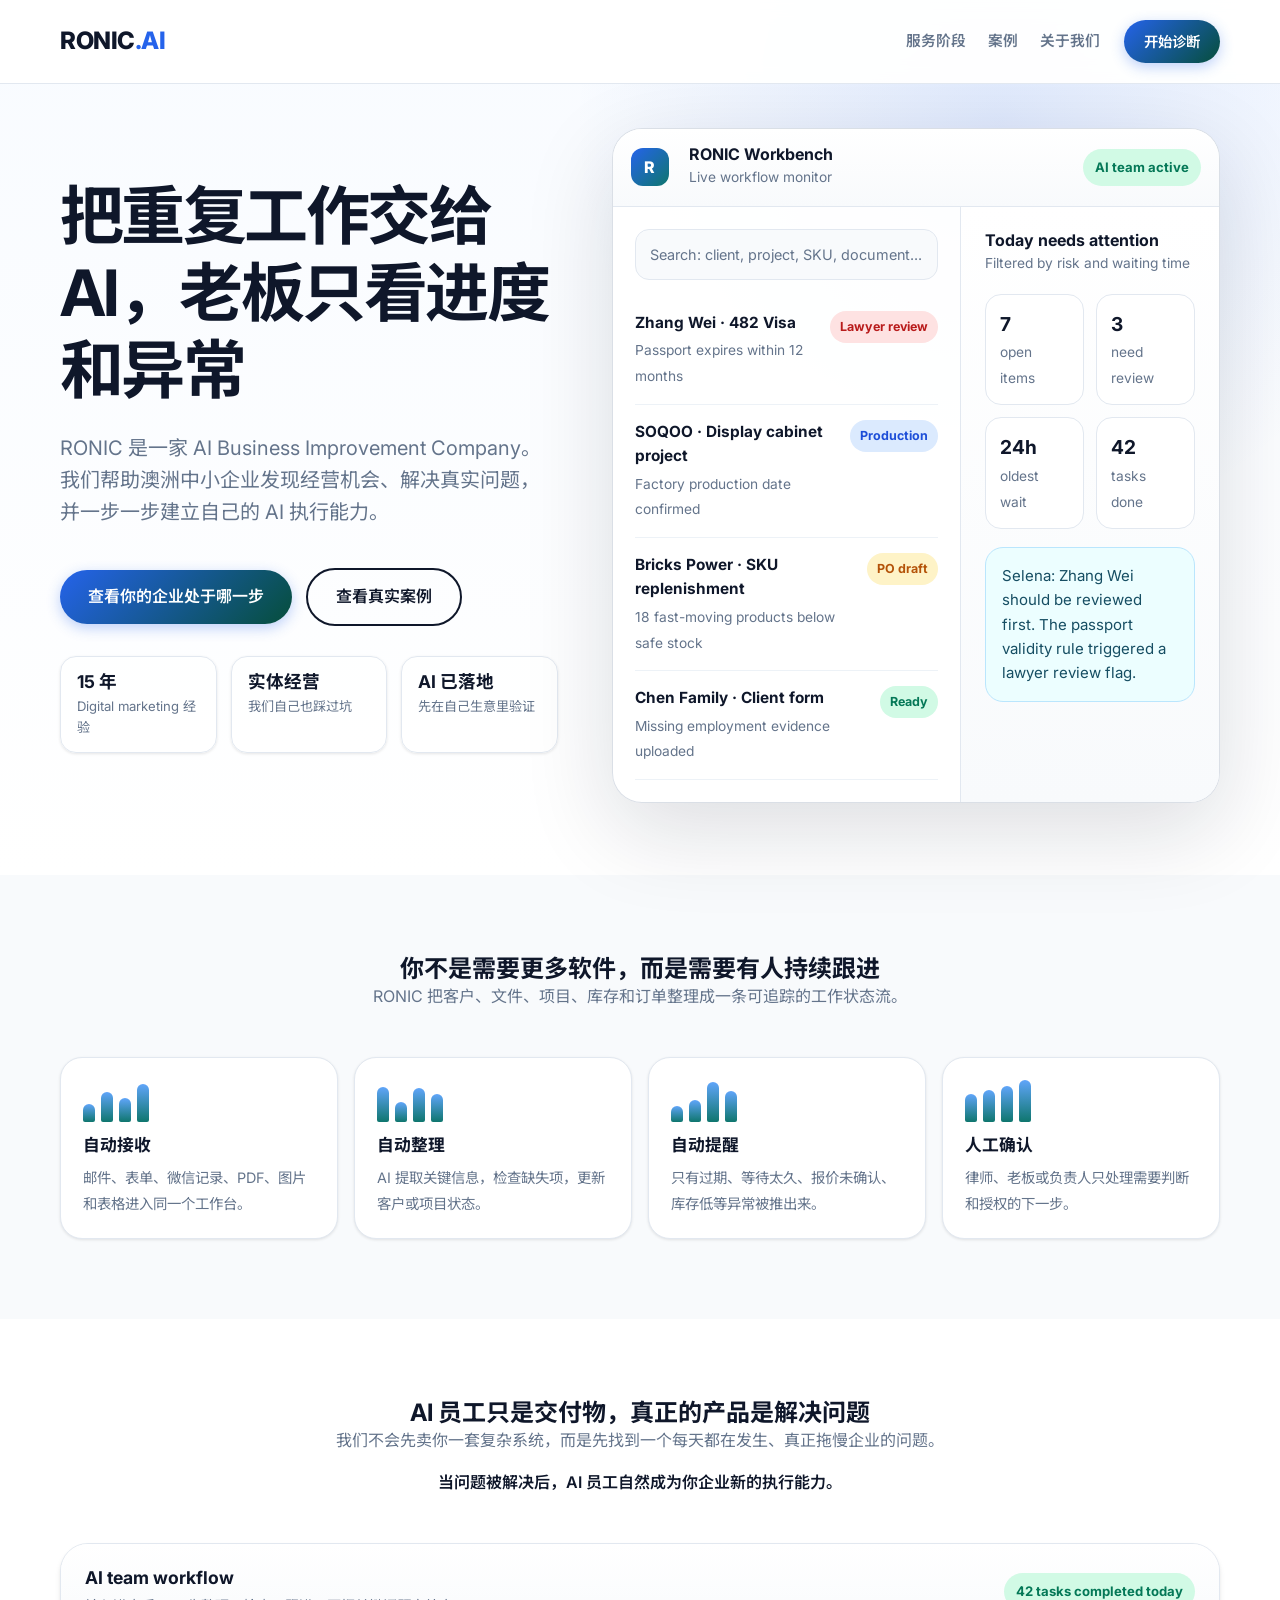
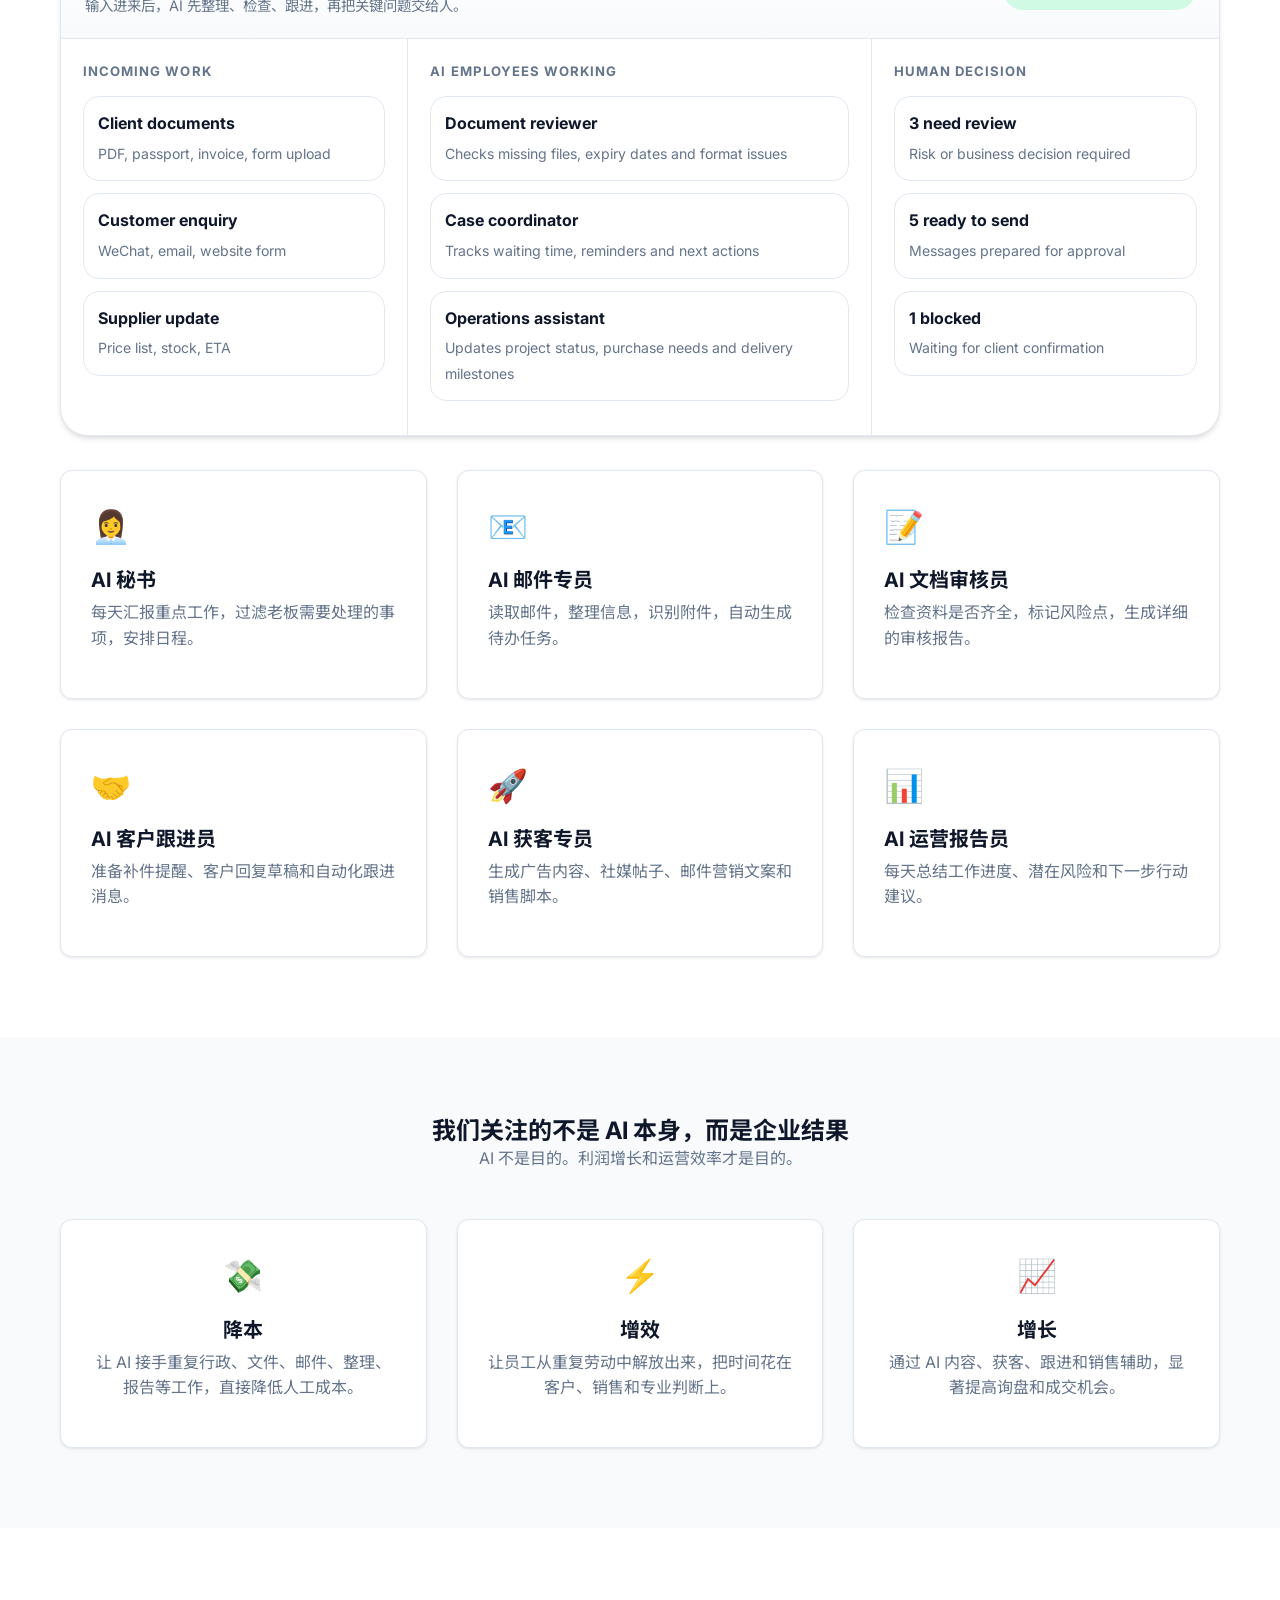
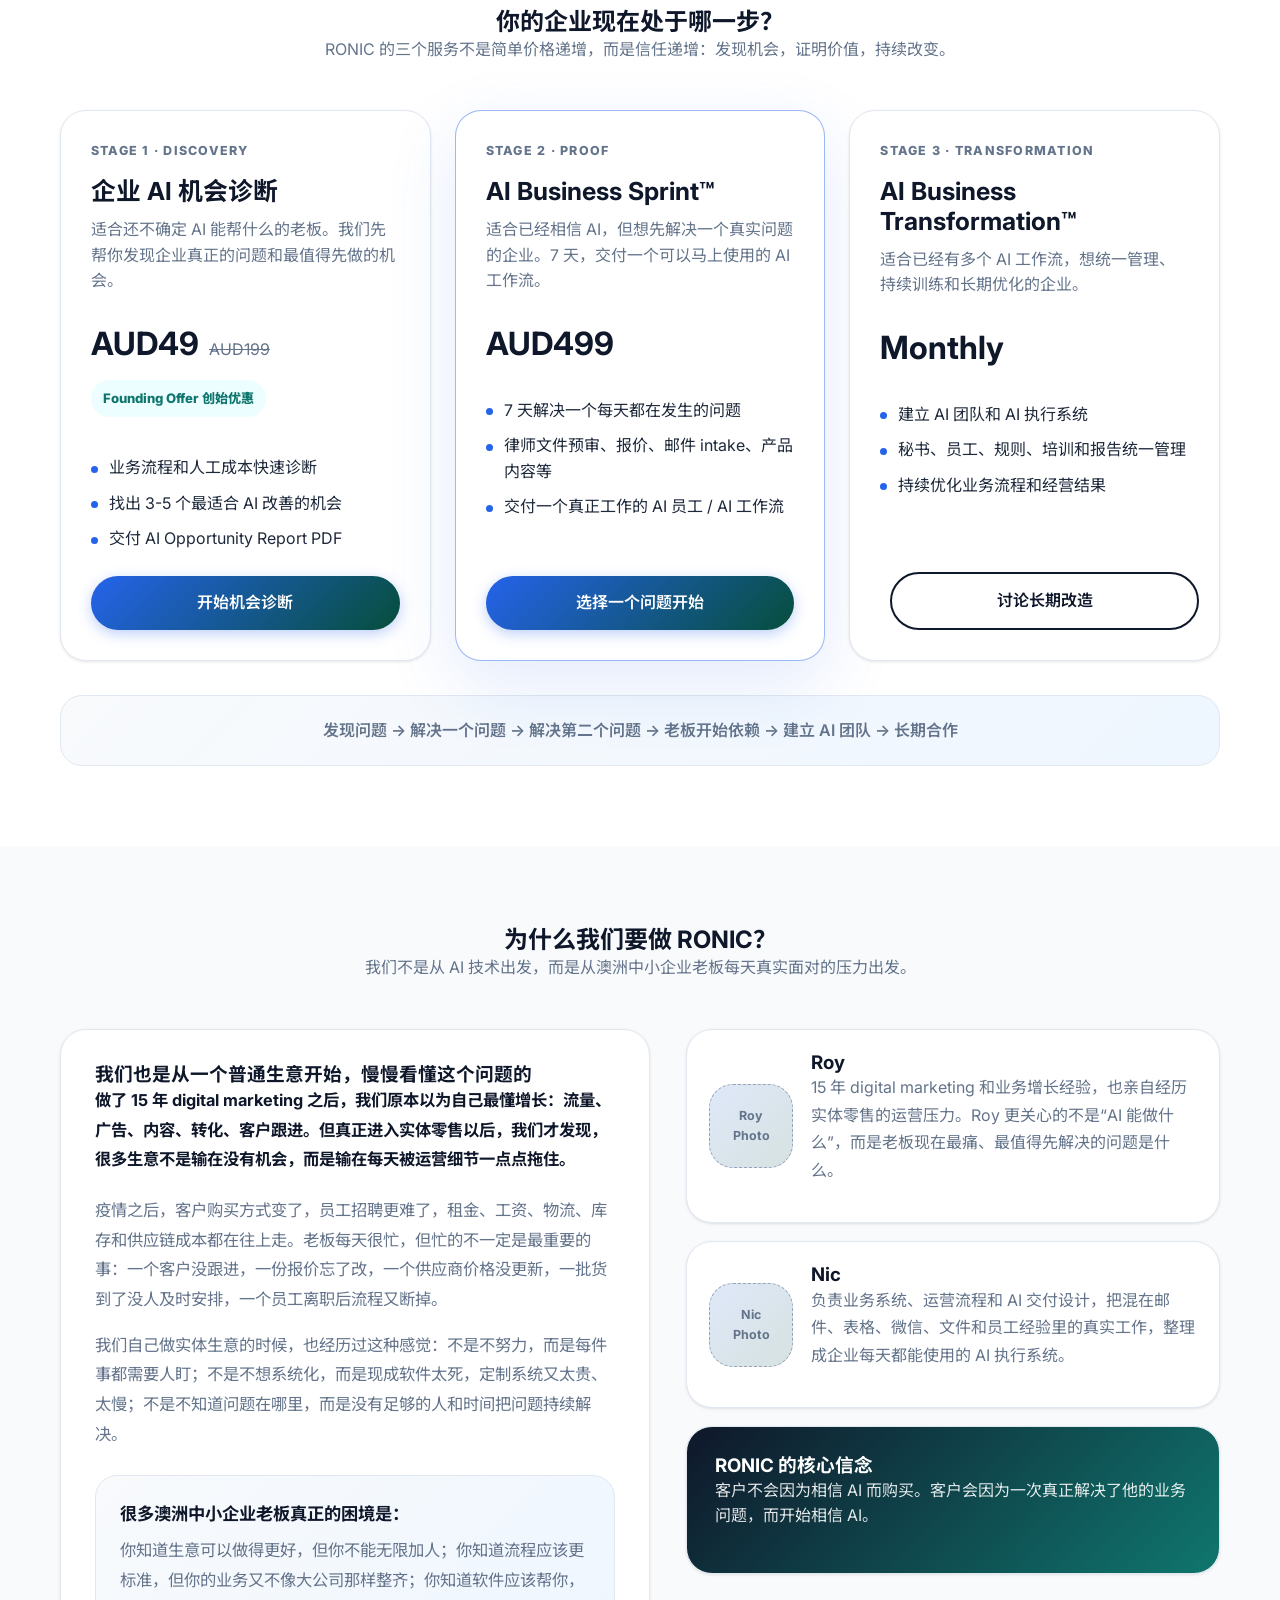
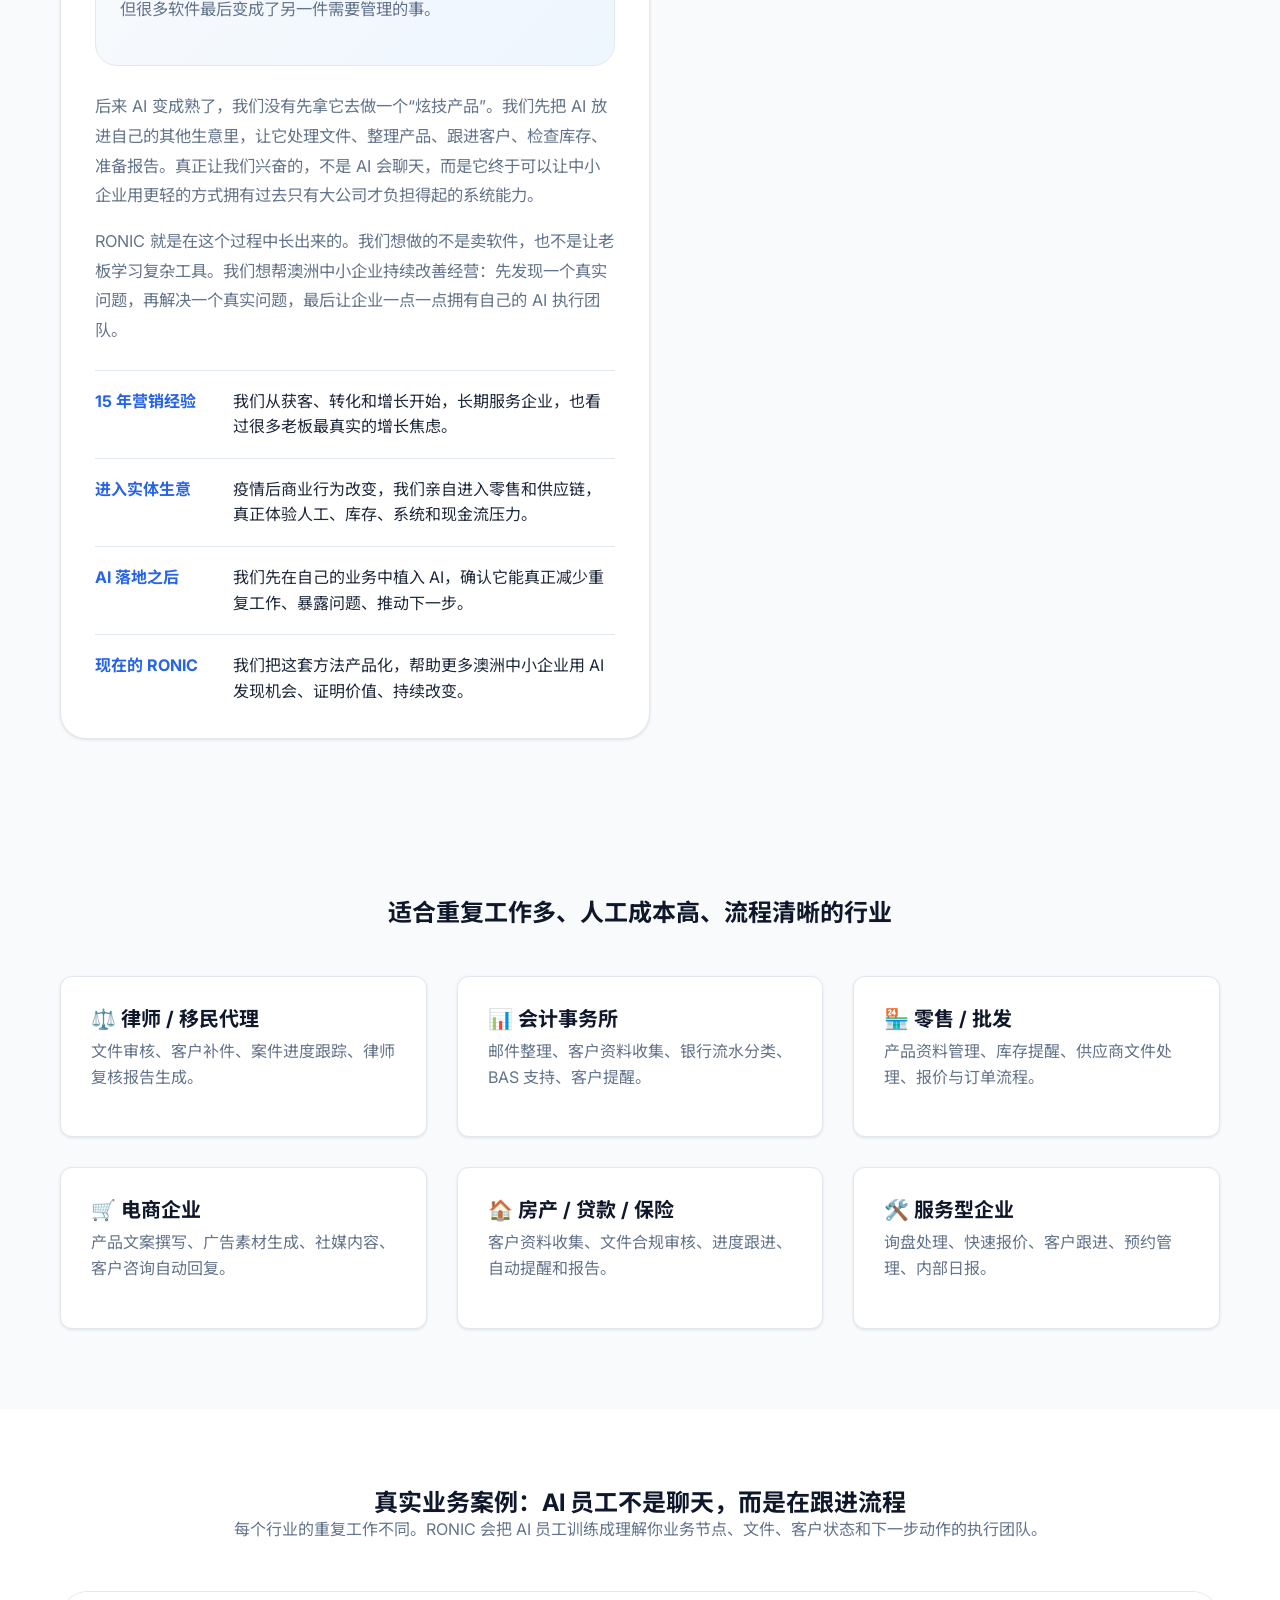
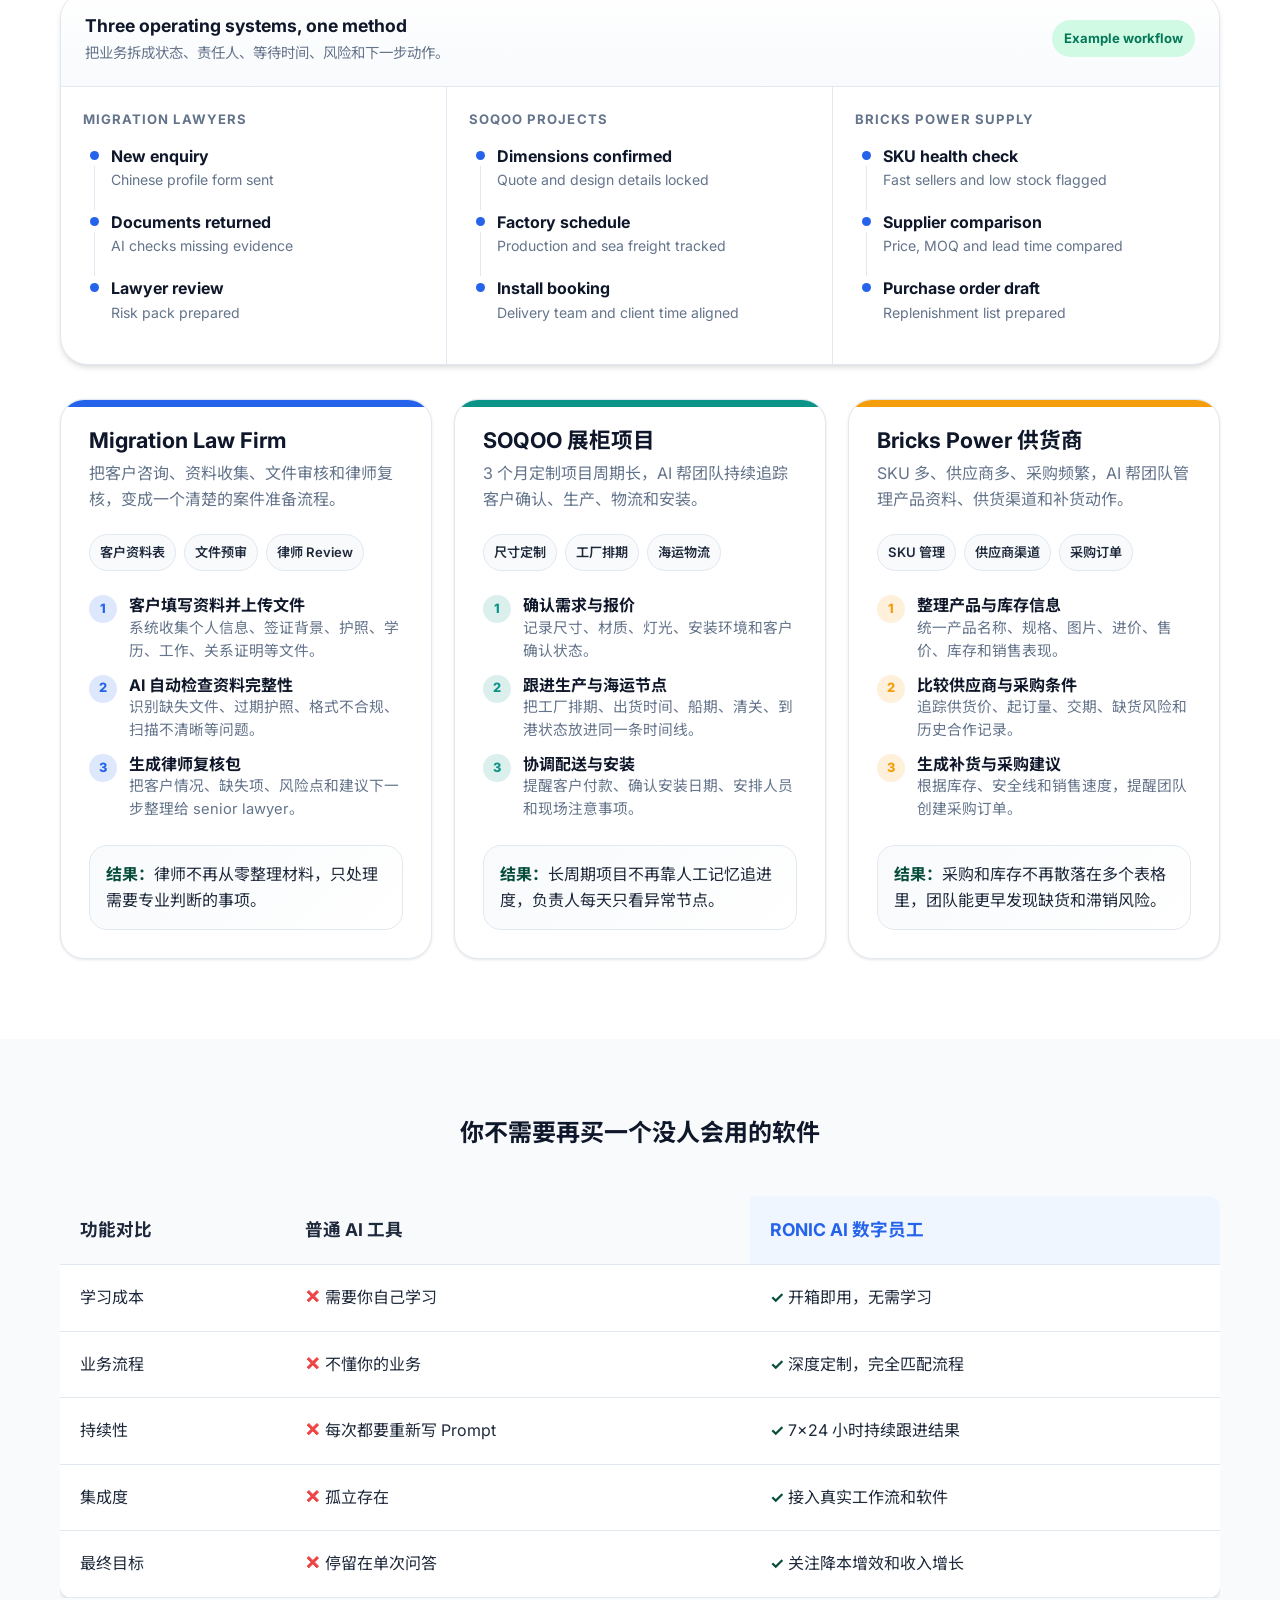
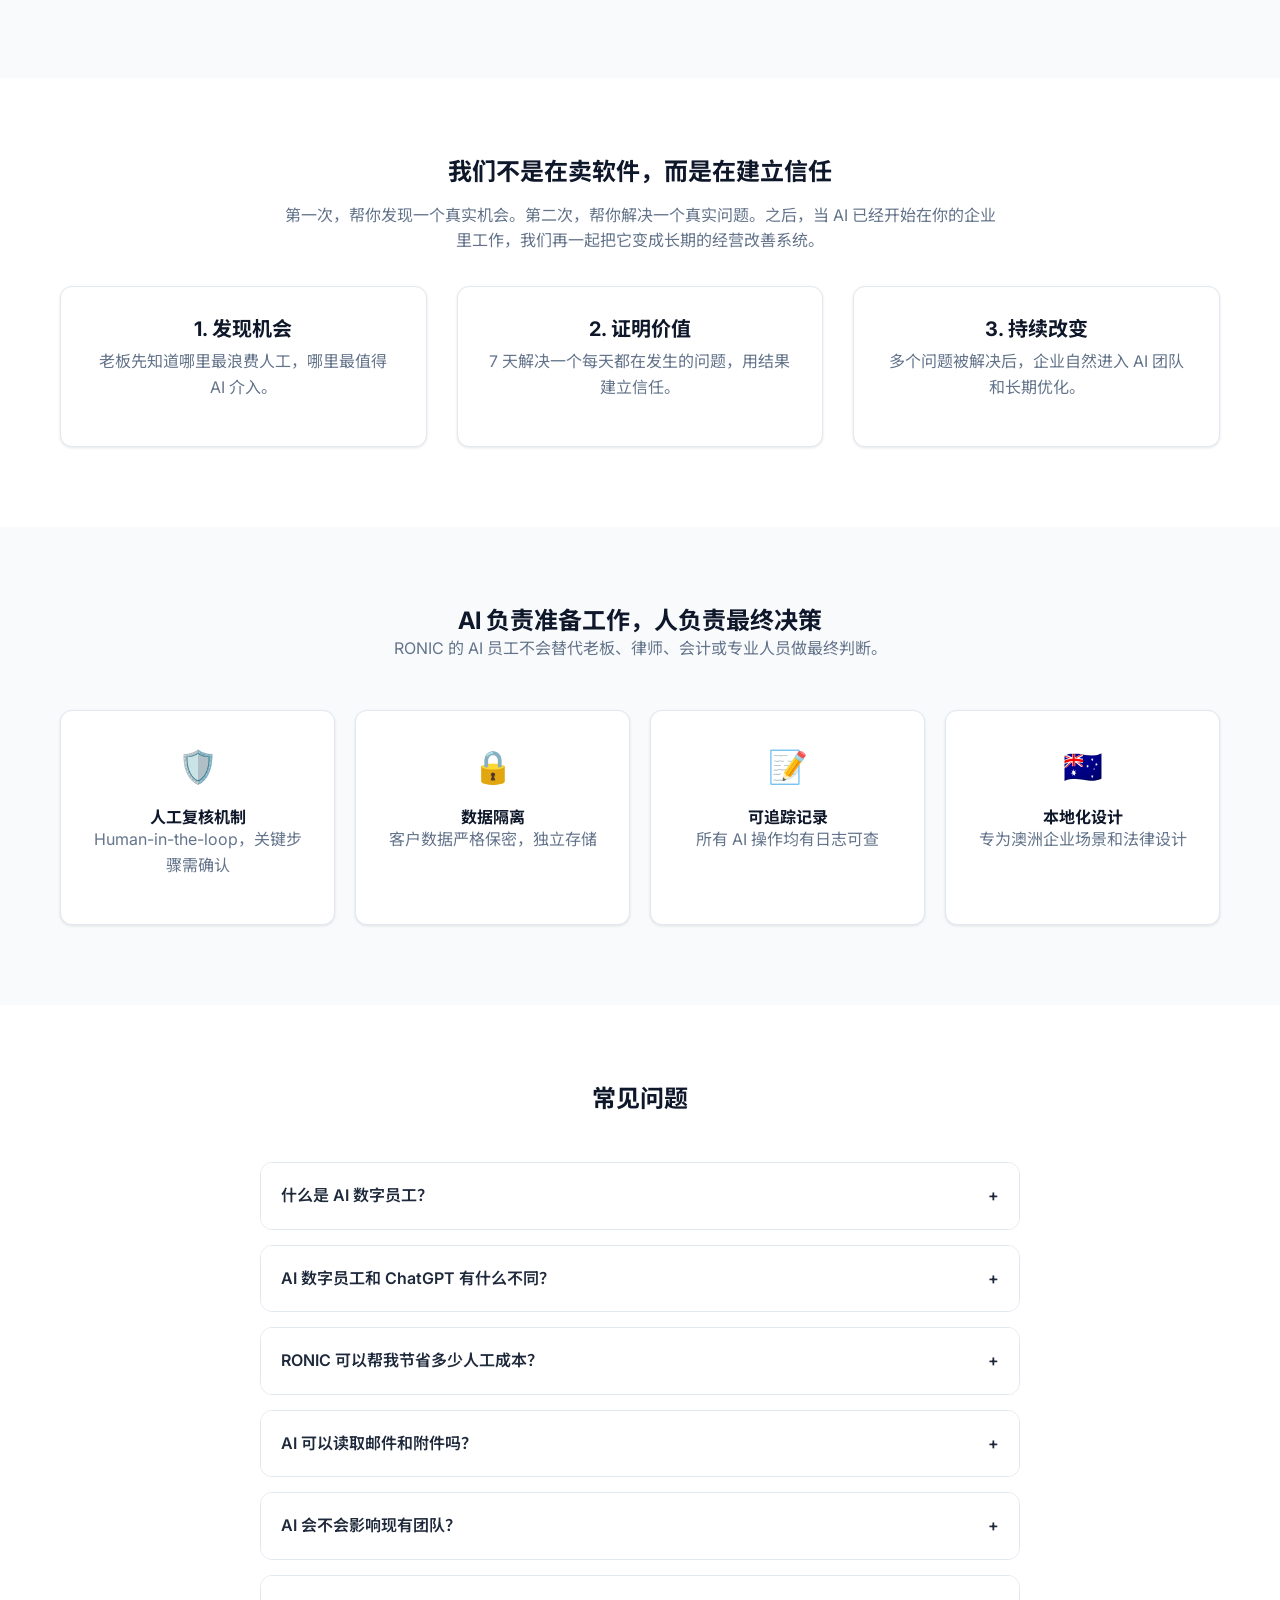
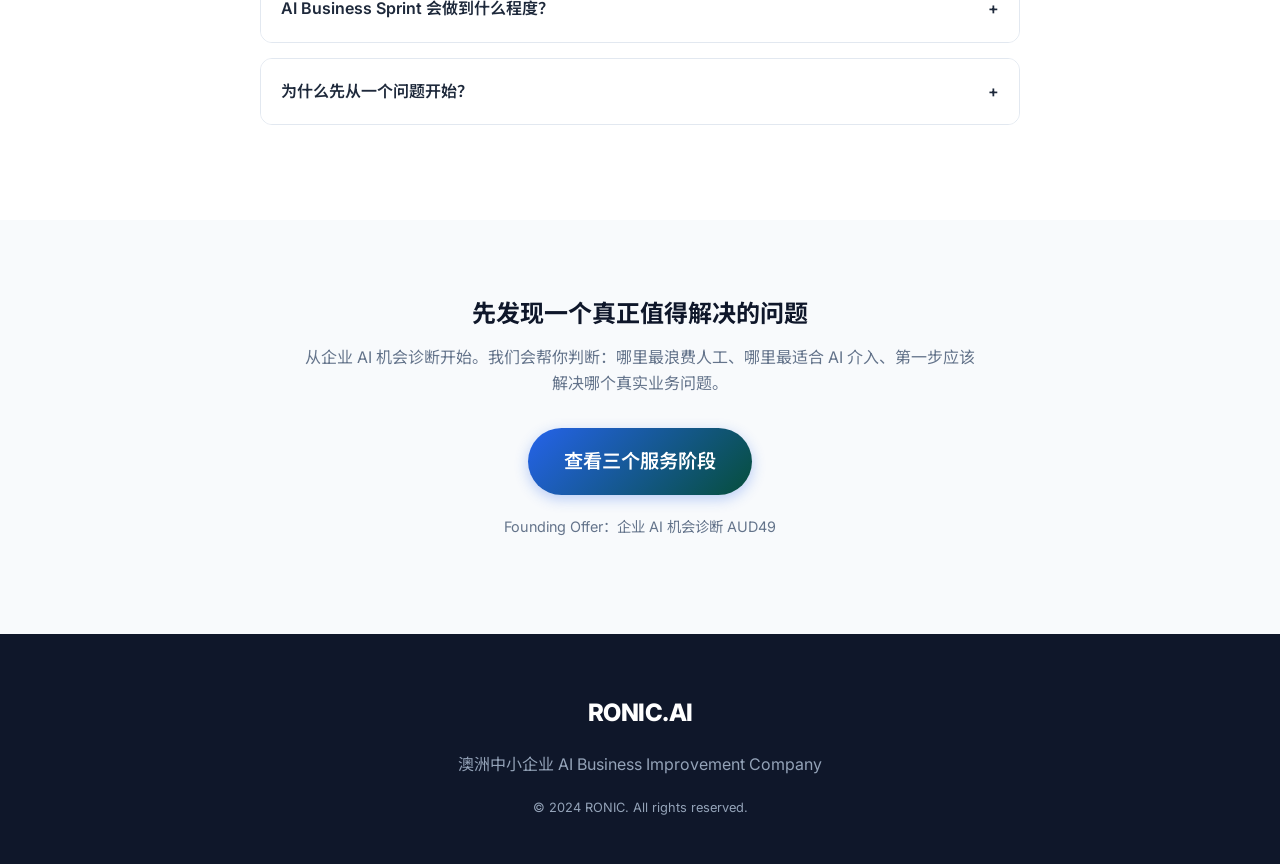
<file: ronic/index.html>
<!DOCTYPE html>
<html lang="zh-CN">
<head>
    <meta charset="UTF-8">
    <meta name="viewport" content="width=device-width, initial-scale=1.0">
    <title>RONIC｜澳洲中小企业 AI Business Improvement</title>
    <meta name="description" content="RONIC 帮助澳洲中小企业持续改善经营，用 AI 找到机会、解决真实业务问题，并逐步建立专属 AI 团队。">
    <meta name="keywords" content="澳洲中小企业 AI, AI Business Improvement, AI 业务改善, 企业 AI 机会诊断, AI Business Sprint, AI Business Transformation, AI 自动化, AI 工作流自动化, AI 邮件处理, AI 文档审核, AI 客户跟进, AI 企业顾问, 澳洲 AI 咨询, Melbourne AI consultant, AI for Australian SMEs, AI business automation">
    
    <!-- Google Fonts -->
    <link rel="preconnect" href="https://fonts.googleapis.com">
    <link rel="preconnect" href="https://fonts.gstatic.com" crossorigin>
    <link href="https://fonts.googleapis.com/css2?family=Noto+Sans+SC:wght@300;400;500;700&family=Inter:wght@300;400;600&display=swap" rel="stylesheet">

    <style>
        :root {
            --primary-color: #0f172a; /* 深蓝 */
            --accent-color: #2563eb; /* 电光蓝 */
            --accent-hover: #1d4ed8;
            --secondary-color: #064e3b; /* 墨绿 */
            --bg-light: #f8fafc;
            --bg-white: #ffffff;
            --text-main: #1e293b;
            --text-muted: #64748b;
            --border-color: #e2e8f0;
            --shadow-sm: 0 1px 3px rgba(0,0,0,0.1);
            --shadow-md: 0 4px 6px -1px rgba(0,0,0,0.1), 0 2px 4px -1px rgba(0,0,0,0.06);
            --shadow-lg: 0 10px 15px -3px rgba(0,0,0,0.1), 0 4px 6px -2px rgba(0,0,0,0.05);
            --radius: 12px;
        }

        * {
            margin: 0;
            padding: 0;
            box-sizing: border-box;
        }

        body {
            font-family: 'Inter', 'Noto Sans SC', sans-serif;
            color: var(--text-main);
            line-height: 1.6;
            background-color: var(--bg-white);
            overflow-x: hidden;
        }

        h1, h2, h3, h4 {
            line-height: 1.2;
            font-weight: 700;
            color: var(--primary-color);
        }

        p {
            margin-bottom: 1rem;
            color: var(--text-muted);
        }

        a {
            text-decoration: none;
            transition: all 0.3s ease;
        }

        .container {
            max-width: 1200px;
            margin: 0 auto;
            padding: 0 20px;
        }

        .section {
            padding: 80px 0;
        }

        .section-bg {
            background-color: var(--bg-light);
        }

        .text-center {
            text-align: center;
        }

        .mb-2 { margin-bottom: 0.5rem; }
        .mb-4 { margin-bottom: 1rem; }
        .mb-8 { margin-bottom: 2rem; }
        .mb-12 { margin-bottom: 3rem; }

        /* Buttons */
        .btn {
            display: inline-block;
            padding: 14px 28px;
            border-radius: 50px;
            font-weight: 600;
            font-size: 1rem;
            cursor: pointer;
            text-align: center;
            transition: transform 0.2s, box-shadow 0.2s;
        }

        .btn-primary {
            background: linear-gradient(135deg, var(--accent-color), var(--secondary-color));
            color: white;
            box-shadow: 0 4px 14px rgba(37, 99, 235, 0.3);
        }

        .btn-primary:hover {
            transform: translateY(-2px);
            box-shadow: 0 6px 20px rgba(37, 99, 235, 0.4);
        }

        .btn-outline {
            background: transparent;
            border: 2px solid var(--primary-color);
            color: var(--primary-color);
            margin-left: 10px;
        }

        .btn-outline:hover {
            background: var(--primary-color);
            color: white;
        }

        /* Header */
        header {
            padding: 20px 0;
            position: fixed;
            width: 100%;
            top: 0;
            background: rgba(255, 255, 255, 0.95);
            backdrop-filter: blur(10px);
            z-index: 1000;
            border-bottom: 1px solid var(--border-color);
        }

        .nav-flex {
            display: flex;
            justify-content: space-between;
            align-items: center;
            gap: 24px;
        }

        .nav-links {
            display: flex;
            align-items: center;
            gap: 22px;
            margin-left: auto;
        }

        .nav-links a {
            color: var(--text-muted);
            font-size: 0.92rem;
            font-weight: 600;
        }

        .nav-links a:hover {
            color: var(--accent-color);
        }

        .logo {
            font-size: 1.5rem;
            font-weight: 800;
            color: var(--primary-color);
            letter-spacing: -0.5px;
        }

        .logo span {
            color: var(--accent-color);
        }

        /* Hero Section */
        .hero {
            padding-top: 128px;
            padding-bottom: 72px;
            background:
                radial-gradient(circle at 78% 14%, rgba(37, 99, 235, 0.12), transparent 34%),
                linear-gradient(180deg, #f8fbff 0%, #ffffff 100%);
        }

        .hero-content {
            display: grid;
            grid-template-columns: 0.9fr 1.1fr;
            gap: 54px;
            align-items: center;
            text-align: left;
        }

        .hero h1 {
            font-size: clamp(2.4rem, 5vw, 4.4rem);
            margin-bottom: 1.5rem;
            color: var(--primary-color);
            letter-spacing: -0.04em;
        }

        .hero p {
            font-size: 1.25rem;
            margin-bottom: 2.5rem;
            max-width: 600px;
        }

        .trust-row {
            display: grid;
            grid-template-columns: repeat(3, 1fr);
            gap: 14px;
            margin-top: 30px;
        }

        .trust-item {
            padding: 14px 16px;
            border: 1px solid var(--border-color);
            border-radius: 16px;
            background: rgba(255, 255, 255, 0.78);
            box-shadow: var(--shadow-sm);
        }

        .trust-item strong {
            display: block;
            color: var(--primary-color);
            font-size: 1.1rem;
            line-height: 1.2;
        }

        .trust-item span {
            display: block;
            color: var(--text-muted);
            font-size: 0.82rem;
            margin-top: 4px;
        }

        .hero-console {
            position: relative;
            border: 1px solid rgba(148, 163, 184, 0.35);
            border-radius: 30px;
            background: rgba(255, 255, 255, 0.92);
            box-shadow: 0 28px 90px rgba(15, 23, 42, 0.14);
            overflow: hidden;
        }

        .console-topbar {
            display: flex;
            justify-content: space-between;
            align-items: center;
            padding: 16px 18px;
            border-bottom: 1px solid var(--border-color);
            background: linear-gradient(180deg, #ffffff, #f8fafc);
        }

        .console-brand {
            display: flex;
            align-items: center;
            gap: 20px;
        }

        .console-mark {
            width: 38px;
            height: 38px;
            border-radius: 12px;
            background: linear-gradient(135deg, var(--accent-color), #0f766e);
            color: white;
            display: flex;
            align-items: center;
            justify-content: center;
            font-weight: 800;
        }

        .console-brand strong,
        .console-case-title strong {
            display: block;
            color: var(--primary-color);
            line-height: 1.2;
        }

        .console-brand span,
        .console-case-title span,
        .console-mini span,
        .case-row span {
            color: var(--text-muted);
            font-size: 0.86rem;
        }

        .console-status {
            padding: 8px 12px;
            border-radius: 999px;
            color: #047857;
            background: #d1fae5;
            font-weight: 700;
            font-size: 0.82rem;
        }

        .console-body {
            display: grid;
            grid-template-columns: 1.15fr 0.85fr;
            min-height: 430px;
        }

        .case-list-preview {
            padding: 22px;
            border-right: 1px solid var(--border-color);
        }

        .console-search {
            padding: 13px 14px;
            border-radius: 14px;
            background: #f8fafc;
            border: 1px solid var(--border-color);
            color: var(--text-muted);
            margin-bottom: 16px;
            font-size: 0.9rem;
        }

        .case-row {
            display: grid;
            grid-template-columns: 1fr auto;
            gap: 14px;
            padding: 15px 0;
            border-bottom: 1px solid #edf2f7;
        }

        .case-row strong {
            display: block;
            color: var(--primary-color);
            font-size: 0.96rem;
            margin-bottom: 2px;
        }

        .case-badge {
            align-self: start;
            padding: 6px 10px;
            border-radius: 999px;
            font-size: 0.78rem;
            font-weight: 700;
            white-space: nowrap;
        }

        .badge-red { background: #fee2e2; color: #b91c1c; }
        .badge-blue { background: #dbeafe; color: #1d4ed8; }
        .badge-green { background: #d1fae5; color: #047857; }
        .badge-yellow { background: #fef3c7; color: #b45309; }

        .console-detail {
            padding: 24px;
            background: linear-gradient(180deg, #ffffff, #f8fafc);
        }

        .console-mini-grid {
            display: grid;
            grid-template-columns: repeat(2, 1fr);
            gap: 12px;
            margin: 18px 0;
        }

        .console-mini {
            padding: 14px;
            border-radius: 16px;
            background: white;
            border: 1px solid var(--border-color);
        }

        .console-mini strong {
            display: block;
            color: var(--primary-color);
            font-size: 1.2rem;
        }

        .assistant-note {
            padding: 16px;
            border-radius: 18px;
            background: #ecfeff;
            border: 1px solid #bae6fd;
            color: #164e63;
            font-size: 0.94rem;
            margin-top: 18px;
        }

        .visual-strip {
            display: grid;
            grid-template-columns: repeat(4, 1fr);
            gap: 16px;
            margin-top: 34px;
        }

        .visual-step-card {
            padding: 22px;
            border-radius: 22px;
            background: #ffffff;
            border: 1px solid var(--border-color);
            box-shadow: var(--shadow-sm);
        }

        .visual-step-card strong {
            display: block;
            color: var(--primary-color);
            margin: 10px 0 6px;
            font-size: 1.05rem;
        }

        .visual-step-card span {
            color: var(--text-muted);
            font-size: 0.9rem;
        }

        .mini-chart {
            height: 42px;
            display: flex;
            align-items: end;
            gap: 6px;
        }

        .mini-chart i {
            display: block;
            width: 12px;
            border-radius: 6px 6px 2px 2px;
            background: linear-gradient(180deg, #60a5fa, #0f766e);
        }

        .role-board,
        .case-operating-board {
            border: 1px solid var(--border-color);
            border-radius: 28px;
            background: #ffffff;
            box-shadow: var(--shadow-md);
            overflow: hidden;
            margin-bottom: 34px;
        }

        .role-board-head,
        .case-board-head {
            display: flex;
            justify-content: space-between;
            align-items: center;
            gap: 18px;
            padding: 20px 24px;
            border-bottom: 1px solid var(--border-color);
            background: linear-gradient(180deg, #ffffff, #f8fafc);
        }

        .role-board-head strong,
        .case-board-head strong {
            display: block;
            color: var(--primary-color);
            font-size: 1.1rem;
        }

        .role-board-head span,
        .case-board-head span {
            color: var(--text-muted);
            font-size: 0.9rem;
        }

        .role-board-grid {
            display: grid;
            grid-template-columns: 0.9fr 1.2fr 0.9fr;
        }

        .role-lane {
            padding: 22px;
            border-right: 1px solid var(--border-color);
        }

        .role-lane:last-child {
            border-right: 0;
        }

        .lane-title {
            color: var(--text-muted);
            font-size: 0.82rem;
            font-weight: 700;
            text-transform: uppercase;
            letter-spacing: 0.08em;
            margin-bottom: 14px;
        }

        .work-ticket {
            padding: 14px;
            border: 1px solid var(--border-color);
            border-radius: 16px;
            background: #fff;
            margin-bottom: 12px;
        }

        .work-ticket strong {
            display: block;
            color: var(--primary-color);
            margin-bottom: 4px;
        }

        .work-ticket span {
            color: var(--text-muted);
            font-size: 0.88rem;
        }

        .case-board-grid {
            display: grid;
            grid-template-columns: repeat(3, 1fr);
        }

        .case-board-column {
            padding: 22px;
            border-right: 1px solid var(--border-color);
        }

        .case-board-column:last-child {
            border-right: 0;
        }

        .timeline-node {
            position: relative;
            padding-left: 28px;
            margin-bottom: 18px;
        }

        .timeline-node::before {
            content: "";
            position: absolute;
            left: 7px;
            top: 7px;
            width: 9px;
            height: 9px;
            border-radius: 50%;
            background: var(--accent-color);
        }

        .timeline-node::after {
            content: "";
            position: absolute;
            left: 11px;
            top: 22px;
            bottom: -18px;
            width: 1px;
            background: var(--border-color);
        }

        .timeline-node:last-child::after {
            display: none;
        }

        .timeline-node strong {
            display: block;
            color: var(--primary-color);
        }

        .timeline-node span {
            display: block;
            color: var(--text-muted);
            font-size: 0.88rem;
        }

        .stage-grid {
            display: grid;
            grid-template-columns: repeat(3, 1fr);
            gap: 24px;
        }

        .stage-card {
            position: relative;
            display: flex;
            flex-direction: column;
            min-height: 430px;
            padding: 30px;
            border-radius: 26px;
            background: white;
            border: 1px solid var(--border-color);
            box-shadow: var(--shadow-sm);
            overflow: hidden;
        }

        .stage-card.featured {
            border-color: rgba(37, 99, 235, 0.45);
            box-shadow: 0 24px 70px rgba(37, 99, 235, 0.13);
        }

        .stage-label {
            color: var(--text-muted);
            font-size: 0.78rem;
            font-weight: 800;
            letter-spacing: 0.1em;
            text-transform: uppercase;
            margin-bottom: 16px;
        }

        .stage-card h3 {
            font-size: 1.55rem;
            margin-bottom: 10px;
        }

        .stage-price {
            display: flex;
            align-items: baseline;
            gap: 10px;
            margin: 18px 0;
        }

        .stage-price strong {
            color: var(--primary-color);
            font-size: 2rem;
            line-height: 1;
        }

        .stage-price span {
            color: var(--text-muted);
            text-decoration: line-through;
        }

        .founding-offer {
            display: inline-flex;
            width: fit-content;
            padding: 8px 12px;
            border-radius: 999px;
            background: #ecfeff;
            color: #0f766e;
            font-weight: 800;
            font-size: 0.82rem;
            margin-bottom: 18px;
        }

        .stage-list {
            display: grid;
            gap: 10px;
            margin: 20px 0 24px;
            color: var(--text-main);
        }

        .stage-list div {
            padding-left: 18px;
            position: relative;
            color: var(--text-main);
        }

        .stage-list div::before {
            content: "";
            position: absolute;
            left: 0;
            top: 0.65em;
            width: 7px;
            height: 7px;
            border-radius: 50%;
            background: var(--accent-color);
        }

        .stage-card .btn {
            margin-top: auto;
            width: 100%;
        }

        .flywheel {
            margin-top: 34px;
            padding: 22px;
            border-radius: 22px;
            background: linear-gradient(135deg, #f8fafc, #eef6ff);
            border: 1px solid var(--border-color);
            color: var(--text-muted);
            text-align: center;
            font-weight: 600;
        }

        .about-grid {
            display: grid;
            grid-template-columns: 1.05fr 0.95fr;
            gap: 36px;
            align-items: start;
        }

        .story-card,
        .founder-card,
        .quote-card {
            background: white;
            border: 1px solid var(--border-color);
            border-radius: 26px;
            box-shadow: var(--shadow-sm);
        }

        .story-card {
            padding: 34px;
        }

        .story-lead {
            font-size: 1.22rem;
            line-height: 1.78;
            color: var(--primary-color);
            font-weight: 700;
            margin-bottom: 1.3rem;
        }

        .story-card p {
            font-size: 1.02rem;
            line-height: 1.82;
        }

        .empathy-panel {
            margin: 26px 0;
            padding: 24px;
            border-radius: 22px;
            background: linear-gradient(135deg, #f8fafc, #eef6ff);
            border: 1px solid var(--border-color);
        }

        .empathy-panel strong {
            display: block;
            color: var(--primary-color);
            font-size: 1.08rem;
            margin-bottom: 8px;
        }

        .story-timeline {
            display: grid;
            gap: 18px;
            margin-top: 24px;
        }

        .story-step {
            display: grid;
            grid-template-columns: 120px 1fr;
            gap: 18px;
            padding-top: 18px;
            border-top: 1px solid var(--border-color);
        }

        .story-step strong {
            color: var(--accent-color);
        }

        .founder-grid {
            display: grid;
            gap: 18px;
            align-content: start;
        }

        .founder-card {
            padding: 22px;
            display: grid;
            grid-template-columns: 84px 1fr;
            gap: 18px;
            align-items: center;
        }

        .founder-card p {
            line-height: 1.72;
        }

        .photo-placeholder {
            width: 84px;
            height: 84px;
            border-radius: 24px;
            background:
                linear-gradient(135deg, rgba(37, 99, 235, 0.12), rgba(6, 78, 59, 0.14)),
                #f8fafc;
            border: 1px dashed #94a3b8;
            color: var(--text-muted);
            display: flex;
            align-items: center;
            justify-content: center;
            font-size: 0.78rem;
            font-weight: 700;
            text-align: center;
        }

        .quote-card {
            padding: 28px;
            background: linear-gradient(135deg, #0f172a, #0f766e);
            color: white;
        }

        .quote-card p,
        .quote-card h3 {
            color: white;
        }

        .quote-card p {
            opacity: 0.88;
        }

        .icon-box {
            width: 32px;
            height: 32px;
            background: #eff6ff;
            border-radius: 8px;
            display: flex;
            align-items: center;
            justify-content: center;
            color: var(--accent-color);
        }

        /* Cards Grid */
        .grid-2 {
            display: grid;
            grid-template-columns: repeat(auto-fit, minmax(300px, 1fr));
            gap: 30px;
        }

        .grid-3 {
            display: grid;
            grid-template-columns: repeat(auto-fit, minmax(300px, 1fr));
            gap: 30px;
        }

        .grid-4 {
            display: grid;
            grid-template-columns: repeat(auto-fit, minmax(250px, 1fr));
            gap: 20px;
        }

        /* Card Styles */
        .card {
            background: white;
            padding: 30px;
            border-radius: var(--radius);
            box-shadow: var(--shadow-sm);
            border: 1px solid var(--border-color);
            transition: transform 0.3s, box-shadow 0.3s;
        }

        .card:hover {
            transform: translateY(-5px);
            box-shadow: var(--shadow-lg);
            border-color: var(--accent-color);
        }

        .card-icon {
            font-size: 2rem;
            margin-bottom: 1rem;
            color: var(--accent-color);
        }

        .card h3 {
            font-size: 1.25rem;
            margin-bottom: 0.5rem;
        }

        /* Process Steps */
        .process-step {
            display: flex;
            gap: 20px;
            margin-bottom: 30px;
            background: white;
            padding: 20px;
            border-radius: var(--radius);
            border: 1px solid var(--border-color);
        }

        .step-number {
            flex-shrink: 0;
            width: 40px;
            height: 40px;
            background: var(--primary-color);
            color: white;
            border-radius: 50%;
            display: flex;
            align-items: center;
            justify-content: center;
            font-weight: 700;
        }

        /* Comparison Table */
        .comparison-table {
            width: 100%;
            border-collapse: collapse;
            background: white;
            border-radius: var(--radius);
            overflow: hidden;
            box-shadow: var(--shadow-md);
        }

        .comparison-table th, .comparison-table td {
            padding: 20px;
            text-align: left;
            border-bottom: 1px solid var(--border-color);
        }

        .comparison-table th {
            background: var(--bg-light);
            font-size: 1.1rem;
        }

        .comparison-table th.col-ronic {
            background: #eff6ff;
            color: var(--accent-color);
        }

        .check { color: var(--secondary-color); font-weight: bold; }
        .cross { color: #ef4444; font-weight: bold; }

        /* Case Studies */
        .case-hero {
            position: relative;
            overflow: hidden;
            border-radius: 28px;
            margin-bottom: 46px;
            border: 1px solid rgba(148, 163, 184, 0.22);
            background: linear-gradient(135deg, #ffffff 0%, #f0f9ff 48%, #ecfdf5 100%);
            box-shadow: 0 24px 70px rgba(15, 23, 42, 0.09);
        }

        .case-hero img {
            display: block;
            width: 100%;
            aspect-ratio: 16 / 8.2;
            object-fit: cover;
        }

        .case-hero-caption {
            position: absolute;
            left: 28px;
            bottom: 28px;
            max-width: 420px;
            padding: 20px 22px;
            border-radius: 20px;
            background: rgba(255, 255, 255, 0.84);
            border: 1px solid rgba(226, 232, 240, 0.85);
            backdrop-filter: blur(14px);
            box-shadow: var(--shadow-lg);
        }

        .case-hero-caption h3 {
            font-size: 1.25rem;
            margin-bottom: 0.35rem;
        }

        .case-tabs {
            display: grid;
            grid-template-columns: repeat(3, 1fr);
            gap: 22px;
        }

        .case-card {
            position: relative;
            overflow: hidden;
            background: #fff;
            border: 1px solid var(--border-color);
            border-radius: 24px;
            padding: 28px;
            box-shadow: var(--shadow-sm);
        }

        .case-card::before {
            content: "";
            position: absolute;
            inset: 0 0 auto 0;
            height: 7px;
            background: var(--case-accent, var(--accent-color));
        }

        .case-card h3 {
            font-size: 1.35rem;
            margin-bottom: 0.45rem;
        }

        .case-subtitle {
            min-height: 50px;
            color: var(--text-muted);
            margin-bottom: 22px;
        }

        .case-chip-row {
            display: flex;
            flex-wrap: wrap;
            gap: 8px;
            margin-bottom: 24px;
        }

        .case-chip {
            padding: 7px 10px;
            border-radius: 999px;
            background: #f8fafc;
            border: 1px solid var(--border-color);
            font-size: 0.82rem;
            color: var(--text-main);
            font-weight: 600;
        }

        .workflow-line {
            display: grid;
            gap: 12px;
            margin: 22px 0;
        }

        .workflow-step {
            display: grid;
            grid-template-columns: 28px 1fr;
            gap: 12px;
            align-items: start;
        }

        .workflow-dot {
            width: 28px;
            height: 28px;
            border-radius: 999px;
            background: color-mix(in srgb, var(--case-accent, var(--accent-color)) 15%, white);
            color: var(--case-accent, var(--accent-color));
            display: flex;
            align-items: center;
            justify-content: center;
            font-size: 0.8rem;
            font-weight: 800;
        }

        .workflow-step strong {
            display: block;
            color: var(--primary-color);
            line-height: 1.35;
        }

        .workflow-step span {
            display: block;
            color: var(--text-muted);
            font-size: 0.92rem;
            line-height: 1.55;
        }

        .case-result {
            margin-top: 24px;
            padding: 16px;
            border-radius: 18px;
            background: linear-gradient(135deg, #f8fafc, #ffffff);
            border: 1px solid var(--border-color);
        }

        .case-result strong {
            color: var(--secondary-color);
        }

        /* FAQ */
        .faq-item {
            background: white;
            border: 1px solid var(--border-color);
            border-radius: var(--radius);
            margin-bottom: 15px;
            overflow: hidden;
        }

        .faq-question {
            padding: 20px;
            cursor: pointer;
            display: flex;
            justify-content: space-between;
            align-items: center;
            font-weight: 600;
            background: #fff;
        }

        .faq-question:hover {
            background: #f8fafc;
        }

        .faq-answer {
            padding: 0 20px;
            max-height: 0;
            overflow: hidden;
            transition: max-height 0.3s ease, padding 0.3s ease;
            background: #fdfdfd;
        }

        .faq-item.active .faq-answer {
            padding: 20px;
            max-height: 200px;
            border-top: 1px solid var(--border-color);
        }

        .faq-icon {
            transition: transform 0.3s;
        }

        .faq-item.active .faq-icon {
            transform: rotate(45deg);
        }

        /* Footer */
        footer {
            background: var(--primary-color);
            color: white;
            padding: 60px 0 30px;
            text-align: center;
        }

        footer p {
            color: #94a3b8;
        }

        footer .logo {
            color: white;
            margin-bottom: 20px;
            display: inline-block;
        }

        /* Responsive */
        @media (max-width: 768px) {
            .hero h1 { font-size: 2rem; }
            .btn { width: 100%; margin: 10px 0 0 0; }
            header .btn {
                width: auto;
                margin: 0;
                padding: 9px 14px !important;
                font-size: 0.82rem !important;
                white-space: nowrap;
            }
            .logo { font-size: 1.25rem; }
            .btn-outline { margin-left: 0; }
            .comparison-table { font-size: 0.9rem; }
            .comparison-table th, .comparison-table td { padding: 15px 10px; }
            .process-step { flex-direction: column; }
            .step-number { margin-bottom: 10px; }
            .hero-content { grid-template-columns: 1fr; }
            .visual-strip,
            .role-board-grid,
            .case-board-grid,
            .stage-grid,
            .about-grid { grid-template-columns: 1fr; }
            .trust-row { grid-template-columns: repeat(3, 1fr); }
            .console-body { grid-template-columns: 1fr; }
            .case-list-preview { border-right: 0; border-bottom: 1px solid var(--border-color); }
            .role-lane,
            .case-board-column { border-right: 0; border-bottom: 1px solid var(--border-color); }
            .role-lane:last-child,
            .case-board-column:last-child { border-bottom: 0; }
            .role-board-head,
            .case-board-head { align-items: flex-start; flex-direction: column; }
            .nav-links { display: none; }
            .stage-card { min-height: 0; }
            .story-step { grid-template-columns: 1fr; gap: 6px; }
            .hero {
                padding-top: 112px;
                padding-bottom: 54px;
            }
            .hero p {
                font-size: 1.05rem;
                margin-bottom: 1.4rem;
            }
            .trust-row {
                gap: 8px;
                margin-top: 16px;
            }
            .trust-item {
                padding: 11px 12px;
            }
            .trust-item strong {
                font-size: 0.95rem;
            }
            .trust-item span {
                font-size: 0.78rem;
            }
            .hero-console {
                margin-top: 8px;
            }
            .console-topbar {
                padding: 12px;
            }
            .console-body {
                min-height: 0;
            }
            .case-list-preview,
            .console-detail {
                padding: 16px;
            }
            .case-tabs { grid-template-columns: 1fr; }
            .case-hero-caption {
                position: static;
                max-width: none;
                margin: 0;
                border-radius: 0;
                box-shadow: none;
            }
            .case-hero img { aspect-ratio: 4 / 3; }
        }
    </style>
</head>
<body>

    <!-- Header -->
    <header>
        <div class="container nav-flex">
            <div class="logo">RONIC<span>.AI</span></div>
            <nav class="nav-links">
                <a href="#stages">服务阶段</a>
                <a href="#case-studies">案例</a>
                <a href="#about">关于我们</a>
            </nav>
            <a href="#stages" class="btn btn-primary" style="padding: 10px 20px; font-size: 0.9rem;">开始诊断</a>
        </div>
    </header>

    <!-- Hero Section -->
    <section class="hero">
        <div class="container hero-content">
            <div>
                <h1>把重复工作交给 AI，老板只看进度和异常</h1>
                <p>RONIC 是一家 AI Business Improvement Company。我们帮助澳洲中小企业发现经营机会、解决真实问题，并一步一步建立自己的 AI 执行能力。</p>
                
                <div class="cta-group">
                    <a href="#stages" class="btn btn-primary">查看你的企业处于哪一步</a>
                    <a href="#case-studies" class="btn btn-outline">查看真实案例</a>
                </div>

                <div class="trust-row">
                    <div class="trust-item">
                        <strong>15 年</strong>
                        <span>Digital marketing 经验</span>
                    </div>
                    <div class="trust-item">
                        <strong>实体经营</strong>
                        <span>我们自己也踩过坑</span>
                    </div>
                    <div class="trust-item">
                        <strong>AI 已落地</strong>
                        <span>先在自己生意里验证</span>
                    </div>
                </div>
            </div>

            <div class="hero-console" aria-label="RONIC AI workbench preview">
                <div class="console-topbar">
                    <div class="console-brand">
                        <div class="console-mark">R</div>
                        <div>
                            <strong>RONIC Workbench</strong>
                            <span>Live workflow monitor</span>
                        </div>
                    </div>
                    <div class="console-status">AI team active</div>
                </div>
                <div class="console-body">
                    <div class="case-list-preview">
                        <div class="console-search">Search: client, project, SKU, document...</div>
                        <div class="case-row">
                            <div>
                                <strong>Zhang Wei · 482 Visa</strong>
                                <span>Passport expires within 12 months</span>
                            </div>
                            <div class="case-badge badge-red">Lawyer review</div>
                        </div>
                        <div class="case-row">
                            <div>
                                <strong>SOQOO · Display cabinet project</strong>
                                <span>Factory production date confirmed</span>
                            </div>
                            <div class="case-badge badge-blue">Production</div>
                        </div>
                        <div class="case-row">
                            <div>
                                <strong>Bricks Power · SKU replenishment</strong>
                                <span>18 fast-moving products below safe stock</span>
                            </div>
                            <div class="case-badge badge-yellow">PO draft</div>
                        </div>
                        <div class="case-row">
                            <div>
                                <strong>Chen Family · Client form</strong>
                                <span>Missing employment evidence uploaded</span>
                            </div>
                            <div class="case-badge badge-green">Ready</div>
                        </div>
                    </div>
                    <div class="console-detail">
                        <div class="console-case-title">
                            <strong>Today needs attention</strong>
                            <span>Filtered by risk and waiting time</span>
                        </div>
                        <div class="console-mini-grid">
                            <div class="console-mini">
                                <strong>7</strong>
                                <span>open items</span>
                            </div>
                            <div class="console-mini">
                                <strong>3</strong>
                                <span>need review</span>
                            </div>
                            <div class="console-mini">
                                <strong>24h</strong>
                                <span>oldest wait</span>
                            </div>
                            <div class="console-mini">
                                <strong>42</strong>
                                <span>tasks done</span>
                            </div>
                        </div>
                        <div class="assistant-note">
                            Selena: Zhang Wei should be reviewed first. The passport validity rule triggered a lawyer review flag.
                        </div>
                    </div>
                </div>
            </div>
        </div>
    </section>

    <!-- Workflow Signal -->
    <section class="section section-bg">
        <div class="container">
            <div class="text-center mb-12">
                <h2>你不是需要更多软件，而是需要有人持续跟进</h2>
                <p class="mb-4">RONIC 把客户、文件、项目、库存和订单整理成一条可追踪的工作状态流。</p>
            </div>
            
            <div class="visual-strip">
                <div class="visual-step-card">
                    <div class="mini-chart">
                        <i style="height: 18px;"></i><i style="height: 30px;"></i><i style="height: 24px;"></i><i style="height: 38px;"></i>
                    </div>
                    <strong>自动接收</strong>
                    <span>邮件、表单、微信记录、PDF、图片和表格进入同一个工作台。</span>
                </div>
                <div class="visual-step-card">
                    <div class="mini-chart">
                        <i style="height: 35px;"></i><i style="height: 20px;"></i><i style="height: 34px;"></i><i style="height: 28px;"></i>
                    </div>
                    <strong>自动整理</strong>
                    <span>AI 提取关键信息，检查缺失项，更新客户或项目状态。</span>
                </div>
                <div class="visual-step-card">
                    <div class="mini-chart">
                        <i style="height: 16px;"></i><i style="height: 22px;"></i><i style="height: 40px;"></i><i style="height: 31px;"></i>
                    </div>
                    <strong>自动提醒</strong>
                    <span>只有过期、等待太久、报价未确认、库存低等异常被推出来。</span>
                </div>
                <div class="visual-step-card">
                    <div class="mini-chart">
                        <i style="height: 28px;"></i><i style="height: 32px;"></i><i style="height: 36px;"></i><i style="height: 42px;"></i>
                    </div>
                    <strong>人工确认</strong>
                    <span>律师、老板或负责人只处理需要判断和授权的下一步。</span>
                </div>
            </div>
        </div>
    </section>

    <!-- Solution -->
    <section id="solution" class="section">
        <div class="container">
            <div class="text-center mb-12">
                <h2>AI 员工只是交付物，真正的产品是解决问题</h2>
                <p class="mb-4">我们不会先卖你一套复杂系统，而是先找到一个每天都在发生、真正拖慢企业的问题。</p>
                <p style="font-weight: 600; color: var(--primary-color);">当问题被解决后，AI 员工自然成为你企业新的执行能力。</p>
            </div>

            <div class="role-board">
                <div class="role-board-head">
                    <div>
                        <strong>AI team workflow</strong>
                        <span>输入进来后，AI 先整理、检查、跟进，再把关键问题交给人。</span>
                    </div>
                    <div class="console-status">42 tasks completed today</div>
                </div>
                <div class="role-board-grid">
                    <div class="role-lane">
                        <div class="lane-title">Incoming work</div>
                        <div class="work-ticket"><strong>Client documents</strong><span>PDF, passport, invoice, form upload</span></div>
                        <div class="work-ticket"><strong>Customer enquiry</strong><span>WeChat, email, website form</span></div>
                        <div class="work-ticket"><strong>Supplier update</strong><span>Price list, stock, ETA</span></div>
                    </div>
                    <div class="role-lane">
                        <div class="lane-title">AI employees working</div>
                        <div class="work-ticket"><strong>Document reviewer</strong><span>Checks missing files, expiry dates and format issues</span></div>
                        <div class="work-ticket"><strong>Case coordinator</strong><span>Tracks waiting time, reminders and next actions</span></div>
                        <div class="work-ticket"><strong>Operations assistant</strong><span>Updates project status, purchase needs and delivery milestones</span></div>
                    </div>
                    <div class="role-lane">
                        <div class="lane-title">Human decision</div>
                        <div class="work-ticket"><strong>3 need review</strong><span>Risk or business decision required</span></div>
                        <div class="work-ticket"><strong>5 ready to send</strong><span>Messages prepared for approval</span></div>
                        <div class="work-ticket"><strong>1 blocked</strong><span>Waiting for client confirmation</span></div>
                    </div>
                </div>
            </div>

            <div class="grid-3">
                <div class="card">
                    <div class="card-icon">👩‍💼</div>
                    <h3>AI 秘书</h3>
                    <p>每天汇报重点工作，过滤老板需要处理的事项，安排日程。</p>
                </div>
                <div class="card">
                    <div class="card-icon">📧</div>
                    <h3>AI 邮件专员</h3>
                    <p>读取邮件，整理信息，识别附件，自动生成待办任务。</p>
                </div>
                <div class="card">
                    <div class="card-icon">📝</div>
                    <h3>AI 文档审核员</h3>
                    <p>检查资料是否齐全，标记风险点，生成详细的审核报告。</p>
                </div>
                <div class="card">
                    <div class="card-icon">🤝</div>
                    <h3>AI 客户跟进员</h3>
                    <p>准备补件提醒、客户回复草稿和自动化跟进消息。</p>
                </div>
                <div class="card">
                    <div class="card-icon">🚀</div>
                    <h3>AI 获客专员</h3>
                    <p>生成广告内容、社媒帖子、邮件营销文案和销售脚本。</p>
                </div>
                <div class="card">
                    <div class="card-icon">📊</div>
                    <h3>AI 运营报告员</h3>
                    <p>每天总结工作进度、潜在风险和下一步行动建议。</p>
                </div>
            </div>
        </div>
    </section>

    <!-- Value Proposition -->
    <section class="section section-bg">
        <div class="container">
            <div class="text-center mb-12">
                <h2>我们关注的不是 AI 本身，而是企业结果</h2>
                <p>AI 不是目的。利润增长和运营效率才是目的。</p>
            </div>

            <div class="grid-3">
                <div class="card text-center">
                    <div class="card-icon">💸</div>
                    <h3>降本</h3>
                    <p>让 AI 接手重复行政、文件、邮件、整理、报告等工作，直接降低人工成本。</p>
                </div>
                <div class="card text-center">
                    <div class="card-icon">⚡</div>
                    <h3>增效</h3>
                    <p>让员工从重复劳动中解放出来，把时间花在客户、销售和专业判断上。</p>
                </div>
                <div class="card text-center">
                    <div class="card-icon">📈</div>
                    <h3>增长</h3>
                    <p>通过 AI 内容、获客、跟进和销售辅助，显著提高询盘和成交机会。</p>
                </div>
            </div>
        </div>
    </section>

    <!-- Stages -->
    <section id="stages" class="section">
        <div class="container">
            <div class="text-center mb-12">
                <h2>你的企业现在处于哪一步？</h2>
                <p>RONIC 的三个服务不是简单价格递增，而是信任递增：发现机会，证明价值，持续改变。</p>
            </div>

            <div class="stage-grid">
                <div class="stage-card">
                    <div class="stage-label">Stage 1 · Discovery</div>
                    <h3>企业 AI 机会诊断</h3>
                    <p>适合还不确定 AI 能帮什么的老板。我们先帮你发现企业真正的问题和最值得先做的机会。</p>
                    <div class="stage-price">
                        <strong>AUD49</strong>
                        <span>AUD199</span>
                    </div>
                    <div class="founding-offer">Founding Offer 创始优惠</div>
                    <div class="stage-list">
                        <div>业务流程和人工成本快速诊断</div>
                        <div>找出 3-5 个最适合 AI 改善的机会</div>
                        <div>交付 AI Opportunity Report PDF</div>
                    </div>
                    <a href="#contact" class="btn btn-primary">开始机会诊断</a>
                </div>

                <div class="stage-card featured">
                    <div class="stage-label">Stage 2 · Proof</div>
                    <h3>AI Business Sprint™</h3>
                    <p>适合已经相信 AI，但想先解决一个真实问题的企业。7 天，交付一个可以马上使用的 AI 工作流。</p>
                    <div class="stage-price">
                        <strong>AUD499</strong>
                    </div>
                    <div class="stage-list">
                        <div>7 天解决一个每天都在发生的问题</div>
                        <div>律师文件预审、报价、邮件 intake、产品内容等</div>
                        <div>交付一个真正工作的 AI 员工 / AI 工作流</div>
                    </div>
                    <a href="#contact" class="btn btn-primary">选择一个问题开始</a>
                </div>

                <div class="stage-card">
                    <div class="stage-label">Stage 3 · Transformation</div>
                    <h3>AI Business Transformation™</h3>
                    <p>适合已经有多个 AI 工作流，想统一管理、持续训练和长期优化的企业。</p>
                    <div class="stage-price">
                        <strong>Monthly</strong>
                    </div>
                    <div class="stage-list">
                        <div>建立 AI 团队和 AI 执行系统</div>
                        <div>秘书、员工、规则、培训和报告统一管理</div>
                        <div>持续优化业务流程和经营结果</div>
                    </div>
                    <a href="#contact" class="btn btn-outline">讨论长期改造</a>
                </div>

            </div>

            <div class="flywheel">
                发现问题 → 解决一个问题 → 解决第二个问题 → 老板开始依赖 → 建立 AI 团队 → 长期合作
            </div>
        </div>
    </section>

    <!-- About -->
    <section id="about" class="section section-bg">
        <div class="container">
            <div class="text-center mb-12">
                <h2>为什么我们要做 RONIC？</h2>
                <p>我们不是从 AI 技术出发，而是从澳洲中小企业老板每天真实面对的压力出发。</p>
            </div>

            <div class="about-grid">
                <div class="story-card">
                    <h3>我们也是从一个普通生意开始，慢慢看懂这个问题的</h3>
                    <p class="story-lead">做了 15 年 digital marketing 之后，我们原本以为自己最懂增长：流量、广告、内容、转化、客户跟进。但真正进入实体零售以后，我们才发现，很多生意不是输在没有机会，而是输在每天被运营细节一点点拖住。</p>
                    <p>疫情之后，客户购买方式变了，员工招聘更难了，租金、工资、物流、库存和供应链成本都在往上走。老板每天很忙，但忙的不一定是最重要的事：一个客户没跟进，一份报价忘了改，一个供应商价格没更新，一批货到了没人及时安排，一个员工离职后流程又断掉。</p>
                    <p>我们自己做实体生意的时候，也经历过这种感觉：不是不努力，而是每件事都需要人盯；不是不想系统化，而是现成软件太死，定制系统又太贵、太慢；不是不知道问题在哪里，而是没有足够的人和时间把问题持续解决。</p>

                    <div class="empathy-panel">
                        <strong>很多澳洲中小企业老板真正的困境是：</strong>
                        <p>你知道生意可以做得更好，但你不能无限加人；你知道流程应该更标准，但你的业务又不像大公司那样整齐；你知道软件应该帮你，但很多软件最后变成了另一件需要管理的事。</p>
                    </div>

                    <p>后来 AI 变成熟了，我们没有先拿它去做一个“炫技产品”。我们先把 AI 放进自己的其他生意里，让它处理文件、整理产品、跟进客户、检查库存、准备报告。真正让我们兴奋的，不是 AI 会聊天，而是它终于可以让中小企业用更轻的方式拥有过去只有大公司才负担得起的系统能力。</p>
                    <p>RONIC 就是在这个过程中长出来的。我们想做的不是卖软件，也不是让老板学习复杂工具。我们想帮澳洲中小企业持续改善经营：先发现一个真实问题，再解决一个真实问题，最后让企业一点一点拥有自己的 AI 执行团队。</p>

                    <div class="story-timeline">
                        <div class="story-step">
                            <strong>15 年营销经验</strong>
                            <div>我们从获客、转化和增长开始，长期服务企业，也看过很多老板最真实的增长焦虑。</div>
                        </div>
                        <div class="story-step">
                            <strong>进入实体生意</strong>
                            <div>疫情后商业行为改变，我们亲自进入零售和供应链，真正体验人工、库存、系统和现金流压力。</div>
                        </div>
                        <div class="story-step">
                            <strong>AI 落地之后</strong>
                            <div>我们先在自己的业务中植入 AI，确认它能真正减少重复工作、暴露问题、推动下一步。</div>
                        </div>
                        <div class="story-step">
                            <strong>现在的 RONIC</strong>
                            <div>我们把这套方法产品化，帮助更多澳洲中小企业用 AI 发现机会、证明价值、持续改变。</div>
                        </div>
                    </div>
                </div>

                <div class="founder-grid">
                    <div class="founder-card">
                        <div class="photo-placeholder">Roy<br>Photo</div>
                        <div>
                            <h3>Roy</h3>
                            <p>15 年 digital marketing 和业务增长经验，也亲自经历实体零售的运营压力。Roy 更关心的不是“AI 能做什么”，而是老板现在最痛、最值得先解决的问题是什么。</p>
                        </div>
                    </div>
                    <div class="founder-card">
                        <div class="photo-placeholder">Nic<br>Photo</div>
                        <div>
                            <h3>Nic</h3>
                            <p>负责业务系统、运营流程和 AI 交付设计，把混在邮件、表格、微信、文件和员工经验里的真实工作，整理成企业每天都能使用的 AI 执行系统。</p>
                        </div>
                    </div>
                    <div class="quote-card">
                        <h3>RONIC 的核心信念</h3>
                        <p>客户不会因为相信 AI 而购买。客户会因为一次真正解决了他的业务问题，而开始相信 AI。</p>
                    </div>
                </div>
            </div>
        </div>
    </section>

    <!-- Industries -->
    <section class="section section-bg">
        <div class="container">
            <div class="text-center mb-12">
                <h2>适合重复工作多、人工成本高、流程清晰的行业</h2>
            </div>
            <div class="grid-3">
                <div class="card">
                    <h3>⚖️ 律师 / 移民代理</h3>
                    <p>文件审核、客户补件、案件进度跟踪、律师复核报告生成。</p>
                </div>
                <div class="card">
                    <h3>📊 会计事务所</h3>
                    <p>邮件整理、客户资料收集、银行流水分类、BAS 支持、客户提醒。</p>
                </div>
                <div class="card">
                    <h3>🏪 零售 / 批发</h3>
                    <p>产品资料管理、库存提醒、供应商文件处理、报价与订单流程。</p>
                </div>
                <div class="card">
                    <h3>🛒 电商企业</h3>
                    <p>产品文案撰写、广告素材生成、社媒内容、客户咨询自动回复。</p>
                </div>
                <div class="card">
                    <h3>🏠 房产 / 贷款 / 保险</h3>
                    <p>客户资料收集、文件合规审核、进度跟进、自动提醒和报告。</p>
                </div>
                <div class="card">
                    <h3>🛠️ 服务型企业</h3>
                    <p>询盘处理、快速报价、客户跟进、预约管理、内部日报。</p>
                </div>
            </div>
        </div>
    </section>

    <!-- Case Studies -->
    <section id="case-studies" class="section">
        <div class="container">
            <div class="text-center mb-12">
                <h2>真实业务案例：AI 员工不是聊天，而是在跟进流程</h2>
                <p>每个行业的重复工作不同。RONIC 会把 AI 员工训练成理解你业务节点、文件、客户状态和下一步动作的执行团队。</p>
            </div>

            <div class="case-operating-board">
                <div class="case-board-head">
                    <div>
                        <strong>Three operating systems, one method</strong>
                        <span>把业务拆成状态、责任人、等待时间、风险和下一步动作。</span>
                    </div>
                    <div class="console-status">Example workflow</div>
                </div>
                <div class="case-board-grid">
                    <div class="case-board-column">
                        <div class="lane-title">Migration lawyers</div>
                        <div class="timeline-node"><strong>New enquiry</strong><span>Chinese profile form sent</span></div>
                        <div class="timeline-node"><strong>Documents returned</strong><span>AI checks missing evidence</span></div>
                        <div class="timeline-node"><strong>Lawyer review</strong><span>Risk pack prepared</span></div>
                    </div>
                    <div class="case-board-column">
                        <div class="lane-title">SOQOO projects</div>
                        <div class="timeline-node"><strong>Dimensions confirmed</strong><span>Quote and design details locked</span></div>
                        <div class="timeline-node"><strong>Factory schedule</strong><span>Production and sea freight tracked</span></div>
                        <div class="timeline-node"><strong>Install booking</strong><span>Delivery team and client time aligned</span></div>
                    </div>
                    <div class="case-board-column">
                        <div class="lane-title">Bricks Power supply</div>
                        <div class="timeline-node"><strong>SKU health check</strong><span>Fast sellers and low stock flagged</span></div>
                        <div class="timeline-node"><strong>Supplier comparison</strong><span>Price, MOQ and lead time compared</span></div>
                        <div class="timeline-node"><strong>Purchase order draft</strong><span>Replenishment list prepared</span></div>
                    </div>
                </div>
            </div>

            <div class="case-tabs">
                <div class="case-card" style="--case-accent: #2563eb;">
                    <h3>Migration Law Firm</h3>
                    <p class="case-subtitle">把客户咨询、资料收集、文件审核和律师复核，变成一个清楚的案件准备流程。</p>
                    <div class="case-chip-row">
                        <span class="case-chip">客户资料表</span>
                        <span class="case-chip">文件预审</span>
                        <span class="case-chip">律师 Review</span>
                    </div>
                    <div class="workflow-line">
                        <div class="workflow-step">
                            <div class="workflow-dot">1</div>
                            <div><strong>客户填写资料并上传文件</strong><span>系统收集个人信息、签证背景、护照、学历、工作、关系证明等文件。</span></div>
                        </div>
                        <div class="workflow-step">
                            <div class="workflow-dot">2</div>
                            <div><strong>AI 自动检查资料完整性</strong><span>识别缺失文件、过期护照、格式不合规、扫描不清晰等问题。</span></div>
                        </div>
                        <div class="workflow-step">
                            <div class="workflow-dot">3</div>
                            <div><strong>生成律师复核包</strong><span>把客户情况、缺失项、风险点和建议下一步整理给 senior lawyer。</span></div>
                        </div>
                    </div>
                    <div class="case-result"><strong>结果：</strong>律师不再从零整理材料，只处理需要专业判断的事项。</div>
                </div>

                <div class="case-card" style="--case-accent: #0d9488;">
                    <h3>SOQOO 展柜项目</h3>
                    <p class="case-subtitle">3 个月定制项目周期长，AI 帮团队持续追踪客户确认、生产、物流和安装。</p>
                    <div class="case-chip-row">
                        <span class="case-chip">尺寸定制</span>
                        <span class="case-chip">工厂排期</span>
                        <span class="case-chip">海运物流</span>
                    </div>
                    <div class="workflow-line">
                        <div class="workflow-step">
                            <div class="workflow-dot">1</div>
                            <div><strong>确认需求与报价</strong><span>记录尺寸、材质、灯光、安装环境和客户确认状态。</span></div>
                        </div>
                        <div class="workflow-step">
                            <div class="workflow-dot">2</div>
                            <div><strong>跟进生产与海运节点</strong><span>把工厂排期、出货时间、船期、清关、到港状态放进同一条时间线。</span></div>
                        </div>
                        <div class="workflow-step">
                            <div class="workflow-dot">3</div>
                            <div><strong>协调配送与安装</strong><span>提醒客户付款、确认安装日期、安排人员和现场注意事项。</span></div>
                        </div>
                    </div>
                    <div class="case-result"><strong>结果：</strong>长周期项目不再靠人工记忆追进度，负责人每天只看异常节点。</div>
                </div>

                <div class="case-card" style="--case-accent: #f59e0b;">
                    <h3>Bricks Power 供货商</h3>
                    <p class="case-subtitle">SKU 多、供应商多、采购频繁，AI 帮团队管理产品资料、供货渠道和补货动作。</p>
                    <div class="case-chip-row">
                        <span class="case-chip">SKU 管理</span>
                        <span class="case-chip">供应商渠道</span>
                        <span class="case-chip">采购订单</span>
                    </div>
                    <div class="workflow-line">
                        <div class="workflow-step">
                            <div class="workflow-dot">1</div>
                            <div><strong>整理产品与库存信息</strong><span>统一产品名称、规格、图片、进价、售价、库存和销售表现。</span></div>
                        </div>
                        <div class="workflow-step">
                            <div class="workflow-dot">2</div>
                            <div><strong>比较供应商与采购条件</strong><span>追踪供货价、起订量、交期、缺货风险和历史合作记录。</span></div>
                        </div>
                        <div class="workflow-step">
                            <div class="workflow-dot">3</div>
                            <div><strong>生成补货与采购建议</strong><span>根据库存、安全线和销售速度，提醒团队创建采购订单。</span></div>
                        </div>
                    </div>
                    <div class="case-result"><strong>结果：</strong>采购和库存不再散落在多个表格里，团队能更早发现缺货和滞销风险。</div>
                </div>
            </div>
        </div>
    </section>

    <!-- Comparison -->
    <section class="section section-bg">
        <div class="container">
            <div class="text-center mb-12">
                <h2>你不需要再买一个没人会用的软件</h2>
            </div>
            <div style="overflow-x: auto;">
                <table class="comparison-table">
                    <thead>
                        <tr>
                            <th>功能对比</th>
                            <th>普通 AI 工具</th>
                            <th class="col-ronic">RONIC AI 数字员工</th>
                        </tr>
                    </thead>
                    <tbody>
                        <tr>
                            <td>学习成本</td>
                            <td><span class="cross">✕</span> 需要你自己学习</td>
                            <td><span class="check">✓</span> 开箱即用，无需学习</td>
                        </tr>
                        <tr>
                            <td>业务流程</td>
                            <td><span class="cross">✕</span> 不懂你的业务</td>
                            <td><span class="check">✓</span> 深度定制，完全匹配流程</td>
                        </tr>
                        <tr>
                            <td>持续性</td>
                            <td><span class="cross">✕</span> 每次都要重新写 Prompt</td>
                            <td><span class="check">✓</span> 7x24 小时持续跟进结果</td>
                        </tr>
                        <tr>
                            <td>集成度</td>
                            <td><span class="cross">✕</span> 孤立存在</td>
                            <td><span class="check">✓</span> 接入真实工作流和软件</td>
                        </tr>
                        <tr>
                            <td>最终目标</td>
                            <td><span class="cross">✕</span> 停留在单次问答</td>
                            <td><span class="check">✓</span> 关注降本增效和收入增长</td>
                        </tr>
                    </tbody>
                </table>
            </div>
        </div>
    </section>

    <!-- Belief -->
    <section class="section">
        <div class="container text-center">
            <h2 class="mb-4">我们不是在卖软件，而是在建立信任</h2>
            <p class="mb-8" style="max-width: 720px; margin-left: auto; margin-right: auto;">第一次，帮你发现一个真实机会。第二次，帮你解决一个真实问题。之后，当 AI 已经开始在你的企业里工作，我们再一起把它变成长期的经营改善系统。</p>
            
            <div class="grid-3">
                <div class="card">
                    <h3>1. 发现机会</h3>
                    <p>老板先知道哪里最浪费人工，哪里最值得 AI 介入。</p>
                </div>
                <div class="card">
                    <h3>2. 证明价值</h3>
                    <p>7 天解决一个每天都在发生的问题，用结果建立信任。</p>
                </div>
                <div class="card">
                    <h3>3. 持续改变</h3>
                    <p>多个问题被解决后，企业自然进入 AI 团队和长期优化。</p>
                </div>
            </div>
        </div>
    </section>

    <!-- Security -->
    <section class="section section-bg">
        <div class="container">
            <div class="text-center mb-12">
                <h2>AI 负责准备工作，人负责最终决策</h2>
                <p>RONIC 的 AI 员工不会替代老板、律师、会计或专业人员做最终判断。</p>
            </div>
            <div class="grid-4">
                <div class="card text-center">
                    <div class="card-icon">🛡️</div>
                    <h4>人工复核机制</h4>
                    <p>Human-in-the-loop，关键步骤需确认</p>
                </div>
                <div class="card text-center">
                    <div class="card-icon">🔒</div>
                    <h4>数据隔离</h4>
                    <p>客户数据严格保密，独立存储</p>
                </div>
                <div class="card text-center">
                    <div class="card-icon">📝</div>
                    <h4>可追踪记录</h4>
                    <p>所有 AI 操作均有日志可查</p>
                </div>
                <div class="card text-center">
                    <div class="card-icon">🇦🇺</div>
                    <h4>本地化设计</h4>
                    <p>专为澳洲企业场景和法律设计</p>
                </div>
            </div>
        </div>
    </section>

    <!-- FAQ -->
    <section class="section">
        <div class="container" style="max-width: 800px;">
            <div class="text-center mb-12">
                <h2>常见问题</h2>
            </div>
            
            <div class="faq-item">
                <div class="faq-question">什么是 AI 数字员工？ <span class="faq-icon">+</span></div>
                <div class="faq-answer">AI 数字员工不是简单的聊天机器人，而是经过专门训练，能够理解你的业务流程，独立完成特定岗位工作（如邮件处理、文档审核、客户跟进）的智能助手。</div>
            </div>
            <div class="faq-item">
                <div class="faq-question">AI 数字员工和 ChatGPT 有什么不同？ <span class="faq-icon">+</span></div>
                <div class="faq-answer">ChatGPT 是通用工具，需要你每次输入指令；RONIC 的 AI 数字员工是定制化的，它已经学会了你的公司流程、术语和规则，能主动工作并集成到你的软件中。</div>
            </div>
            <div class="faq-item">
                <div class="faq-question">RONIC 可以帮我节省多少人工成本？ <span class="faq-icon">+</span></div>
                <div class="faq-answer">根据行业不同，通常可以承担 0.5 到 2 个全职初级岗位的重复工作量，具体取决于流程的标准化程度。我们会在企业 AI 机会诊断中帮你估算。</div>
            </div>
            <div class="faq-item">
                <div class="faq-question">AI 可以读取邮件和附件吗？ <span class="faq-icon">+</span></div>
                <div class="faq-answer">可以。我们的 AI 员工可以安全地连接你的邮箱，读取邮件内容，识别 PDF/Word/Excel 等附件，并提取关键信息生成报告或任务。</div>
            </div>
            <div class="faq-item">
                <div class="faq-question">AI 会不会影响现有团队？ <span class="faq-icon">+</span></div>
                <div class="faq-answer">我们的目标是减少重复性工作，而不是替代人。AI 处理繁琐事务，让真人员工专注于高价值客户服务、专业判断和业务增长，从而提升整体团队价值。</div>
            </div>
            <div class="faq-item">
                <div class="faq-question">AI Business Sprint 会做到什么程度？ <span class="faq-icon">+</span></div>
                <div class="faq-answer">我们会针对一个真实业务问题，例如文档预审、报价整理、邮件 intake 或产品内容，交付一个可以开始使用的 AI 工作流，而不是停留在概念演示。</div>
            </div>
             <div class="faq-item">
                <div class="faq-question">为什么先从一个问题开始？ <span class="faq-icon">+</span></div>
                <div class="faq-answer">因为老板不会因为相信 AI 而购买，而是因为一个真实问题被解决后开始信任 AI。我们先解决一个问题，再逐步建立企业自己的 AI 执行能力。</div>
            </div>
        </div>
    </section>

    <!-- Final CTA -->
    <section id="contact" class="section section-bg text-center">
        <div class="container">
            <h2 class="mb-4">先发现一个真正值得解决的问题</h2>
            <p class="mb-8" style="max-width: 680px; margin-left: auto; margin-right: auto;">从企业 AI 机会诊断开始。我们会帮你判断：哪里最浪费人工、哪里最适合 AI 介入、第一步应该解决哪个真实业务问题。</p>
            <a href="#stages" class="btn btn-primary" style="font-size: 1.2rem; padding: 18px 36px;">查看三个服务阶段</a>
            <p style="margin-top: 20px; font-size: 0.9rem;">Founding Offer：企业 AI 机会诊断 AUD49</p>
        </div>
    </section>

    <!-- Footer -->
    <footer>
        <div class="container">
            <div class="logo">RONIC.AI</div>
            <p>澳洲中小企业 AI Business Improvement Company</p>
            <p style="margin-top: 20px; font-size: 0.8rem;">&copy; 2024 RONIC. All rights reserved.</p>
        </div>
    </footer>

    <script>
        // FAQ Toggle
        document.querySelectorAll('.faq-question').forEach(question => {
            question.addEventListener('click', () => {
                const item = question.parentElement;
                const isActive = item.classList.contains('active');
                
                // Close all others
                document.querySelectorAll('.faq-item').forEach(i => i.classList.remove('active'));
                
                // Toggle current
                if (!isActive) {
                    item.classList.add('active');
                }
            });
        });

        // Smooth Scroll
        document.querySelectorAll('a[href^="#"]').forEach(anchor => {
            anchor.addEventListener('click', function (e) {
                e.preventDefault();
                document.querySelector(this.getAttribute('href')).scrollIntoView({
                    behavior: 'smooth'
                });
            });
        });
    </script>
</body>
</html>
</file>
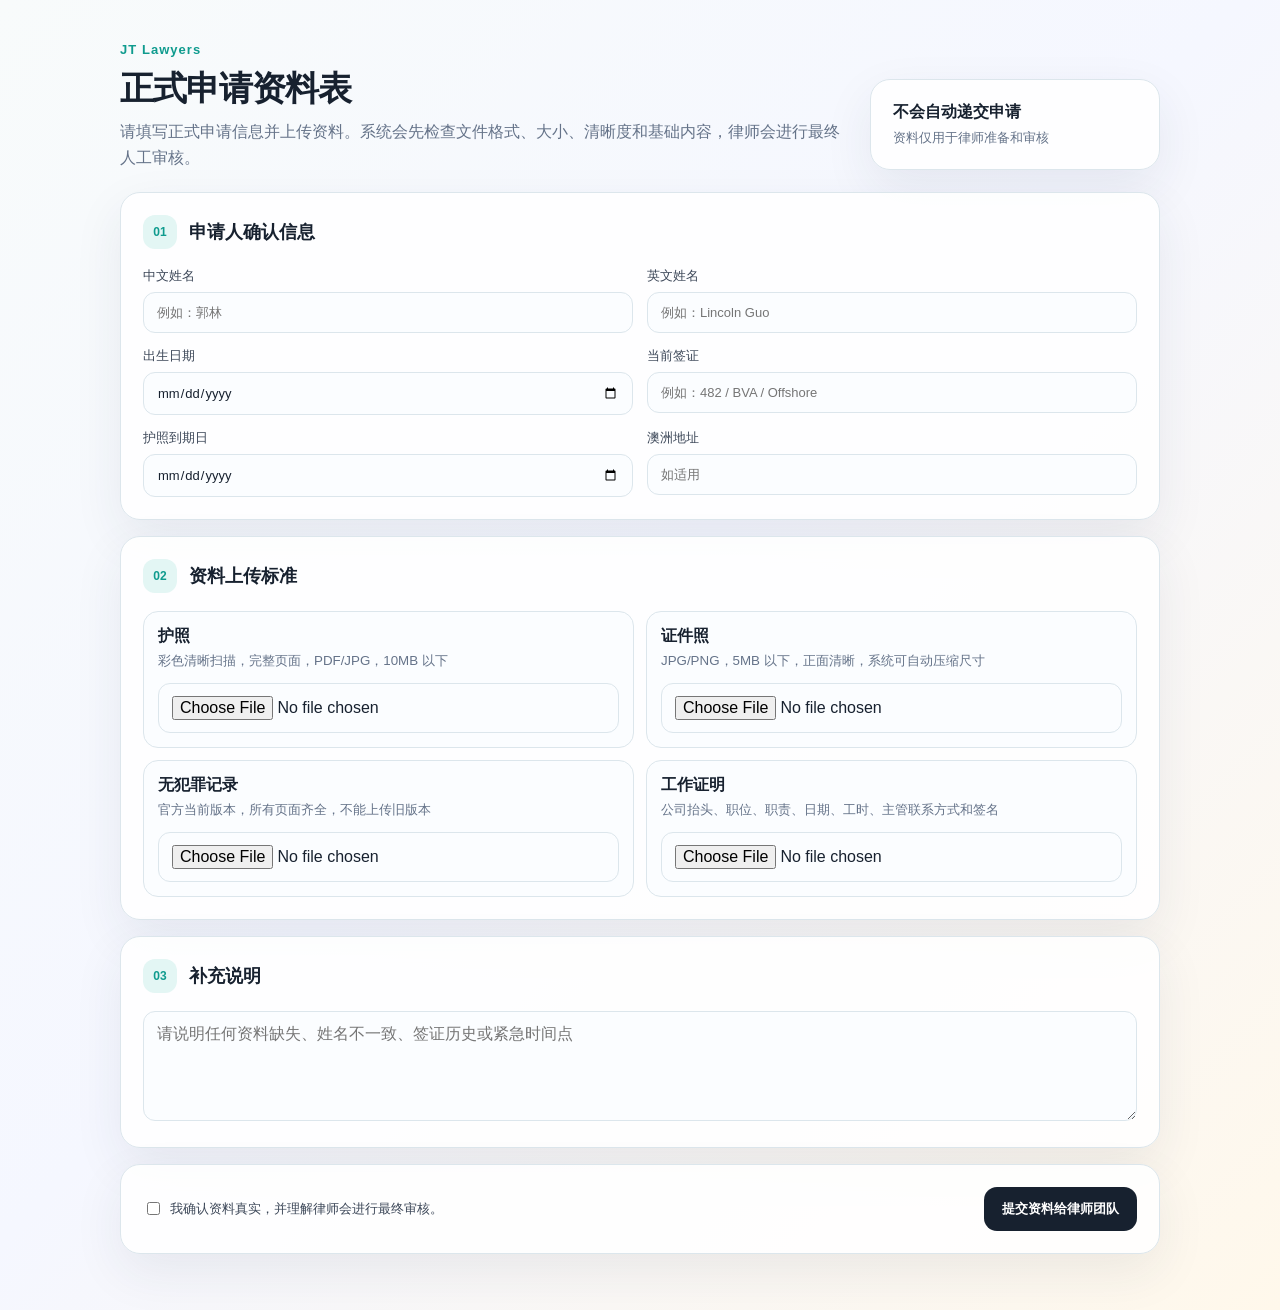
<file: JTLawyers/application-pack-form-v2.html>
<!DOCTYPE html>
<html lang="zh-CN">
<head>
  <meta charset="UTF-8" />
  <meta name="viewport" content="width=device-width, initial-scale=1.0" />
  <title>JT Lawyers 正式申请资料表</title>
  <link rel="stylesheet" href="application-pack-form-v2.css" />
</head>
<body>
  <main class="pack-shell">
    <header class="pack-hero">
      <div>
        <div class="brand-mark">JT Lawyers</div>
        <h1>正式申请资料表</h1>
        <p>请填写正式申请信息并上传资料。系统会先检查文件格式、大小、清晰度和基础内容，律师会进行最终人工审核。</p>
      </div>
      <div class="pack-note"><strong>不会自动递交申请</strong><small>资料仅用于律师准备和审核</small></div>
    </header>

    <form id="applicationPackForm" class="pack-form">
      <section class="pack-section">
        <div class="section-title"><span>01</span><h2>申请人确认信息</h2></div>
        <div class="field-grid">
          <label>中文姓名<input required name="chineseName" placeholder="例如：郭林" /></label>
          <label>英文姓名<input required name="englishName" placeholder="例如：Lincoln Guo" /></label>
          <label>出生日期<input name="dob" type="date" /></label>
          <label>当前签证<input name="currentVisa" placeholder="例如：482 / BVA / Offshore" /></label>
          <label>护照到期日<input name="passportExpiry" type="date" /></label>
          <label>澳洲地址<input name="address" placeholder="如适用" /></label>
        </div>
      </section>

      <section class="pack-section">
        <div class="section-title"><span>02</span><h2>资料上传标准</h2></div>
        <div class="upload-standard-list">
          <div><strong>护照</strong><small>彩色清晰扫描，完整页面，PDF/JPG，10MB 以下</small><input type="file" /></div>
          <div><strong>证件照</strong><small>JPG/PNG，5MB 以下，正面清晰，系统可自动压缩尺寸</small><input type="file" /></div>
          <div><strong>无犯罪记录</strong><small>官方当前版本，所有页面齐全，不能上传旧版本</small><input type="file" /></div>
          <div><strong>工作证明</strong><small>公司抬头、职位、职责、日期、工时、主管联系方式和签名</small><input type="file" /></div>
        </div>
      </section>

      <section class="pack-section">
        <div class="section-title"><span>03</span><h2>补充说明</h2></div>
        <textarea name="notes" placeholder="请说明任何资料缺失、姓名不一致、签证历史或紧急时间点"></textarea>
      </section>

      <section class="submit-panel">
        <label><input type="checkbox" required /> 我确认资料真实，并理解律师会进行最终审核。</label>
        <button type="submit">提交资料给律师团队</button>
      </section>
    </form>

    <section class="success-panel" id="successPanel" hidden>
      <div class="success-icon">✓</div>
      <h2>资料已提交</h2>
      <p>系统会先检查文件格式、大小和基础内容。若文件可自动处理，系统会整理清洁版本；若内容不正确，会通知你如何重新获取正确版本。</p>
      <a href="index-v2.html">返回 JT Lawyers demo</a>
    </section>
  </main>
  <script src="application-pack-form-v2.js"></script>
</body>
</html>
</file>
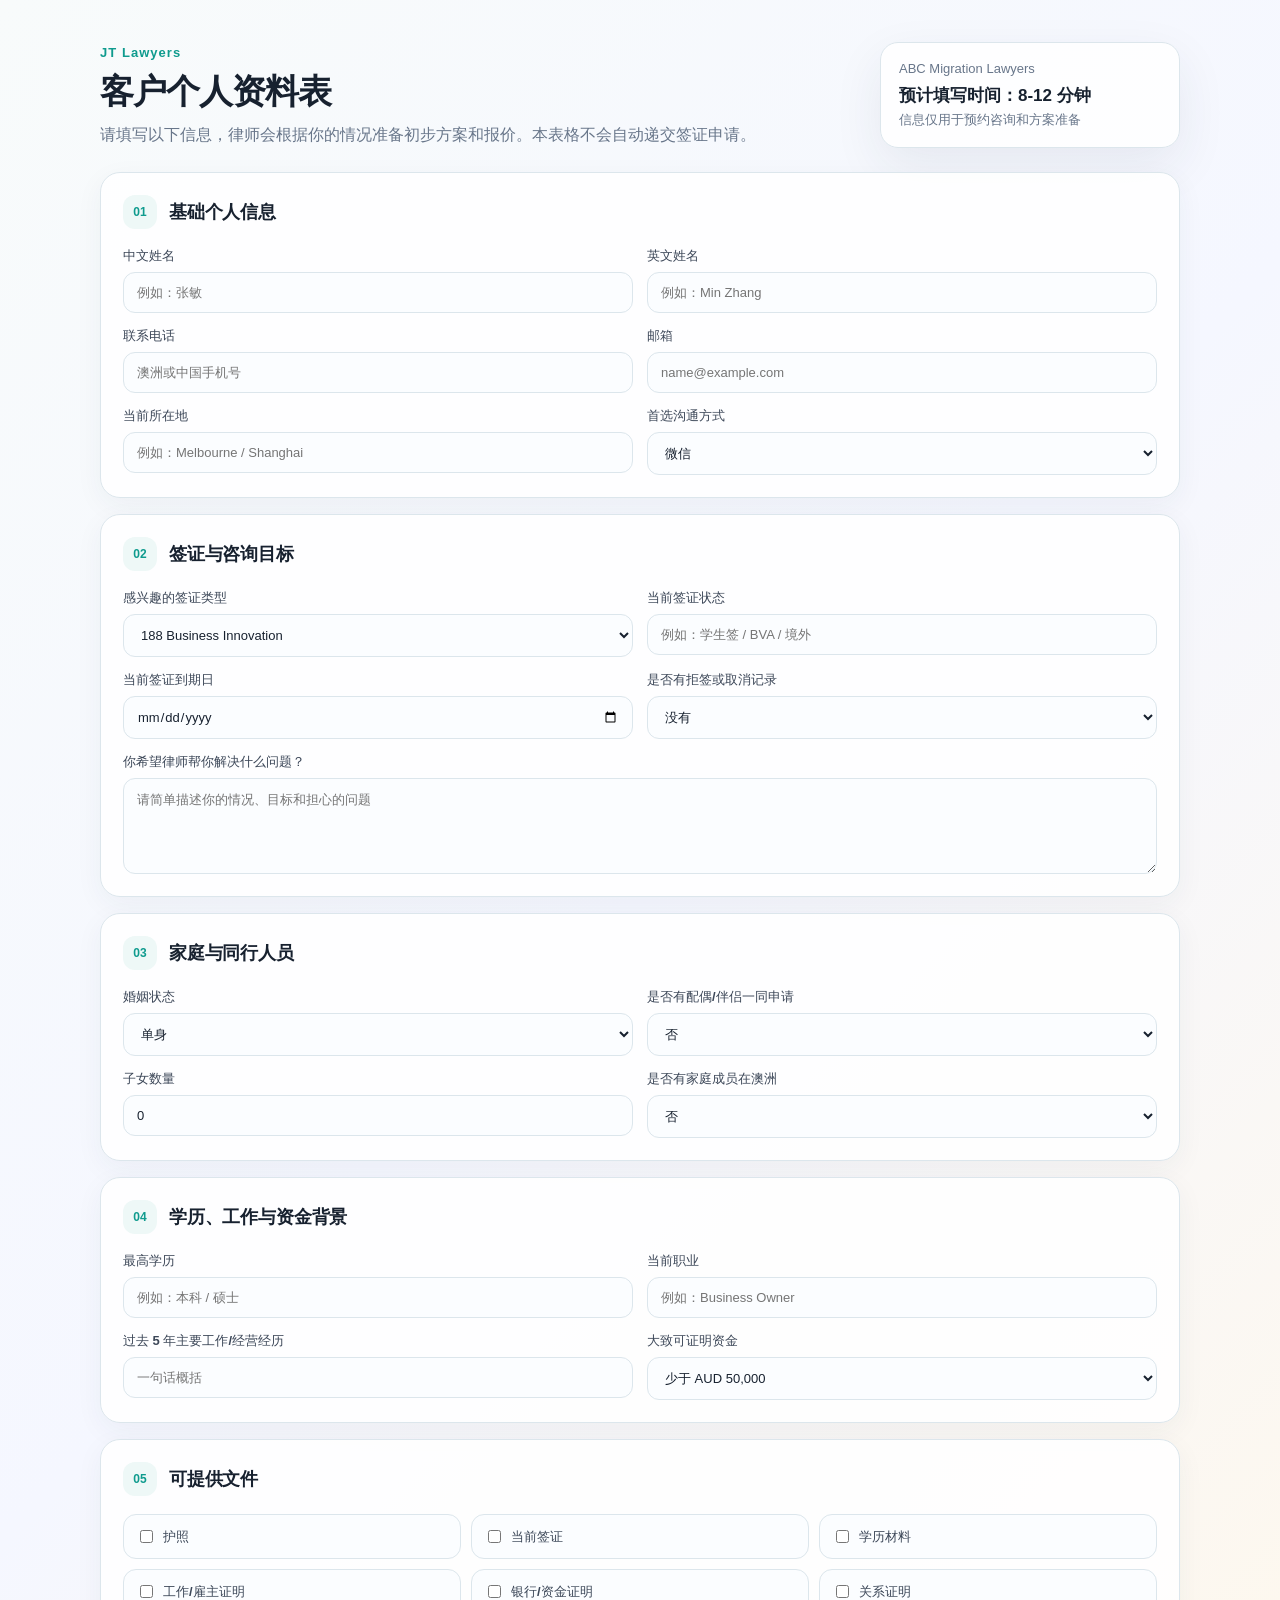
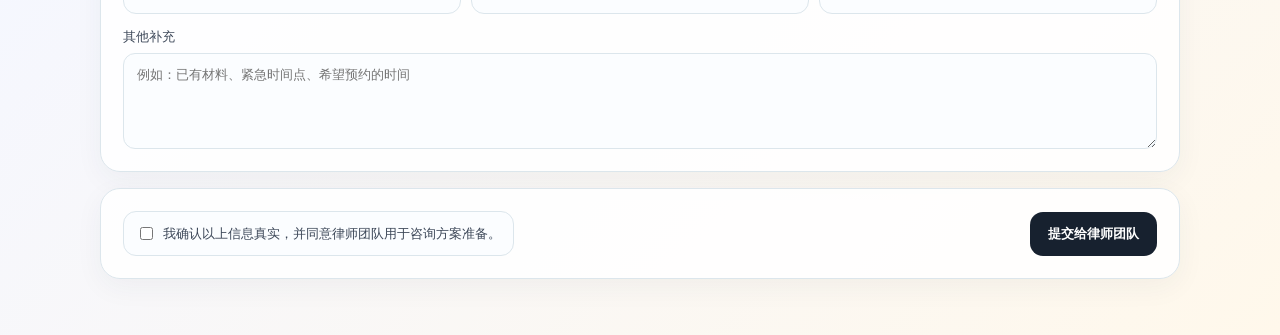
<file: JTLawyers/client-intake-form-v2.html>
<!DOCTYPE html>
<html lang="zh-CN">
<head>
  <meta charset="UTF-8" />
  <meta name="viewport" content="width=device-width, initial-scale=1.0" />
  <title>JT Lawyers 客户个人资料表</title>
  <link rel="stylesheet" href="client-intake-form-v2.css" />
</head>
<body>
  <main class="form-shell">
    <section class="form-hero">
      <div>
        <div class="brand-mark">JT Lawyers</div>
        <h1>客户个人资料表</h1>
        <p>请填写以下信息，律师会根据你的情况准备初步方案和报价。本表格不会自动递交签证申请。</p>
      </div>
      <aside class="hero-card">
        <span>ABC Migration Lawyers</span>
        <strong>预计填写时间：8-12 分钟</strong>
        <small>信息仅用于预约咨询和方案准备</small>
      </aside>
    </section>

    <form id="clientIntakeForm" class="intake-form">
      <section class="form-section">
        <div class="section-title"><span>01</span><h2>基础个人信息</h2></div>
        <div class="field-grid">
          <label>中文姓名<input name="chineseName" required placeholder="例如：张敏" /></label>
          <label>英文姓名<input name="englishName" placeholder="例如：Min Zhang" /></label>
          <label>联系电话<input name="phone" required placeholder="澳洲或中国手机号" /></label>
          <label>邮箱<input name="email" type="email" required placeholder="name@example.com" /></label>
          <label>当前所在地<input name="location" placeholder="例如：Melbourne / Shanghai" /></label>
          <label>首选沟通方式<select name="channel"><option>微信</option><option>邮件</option><option>电话</option></select></label>
        </div>
      </section>

      <section class="form-section">
        <div class="section-title"><span>02</span><h2>签证与咨询目标</h2></div>
        <div class="field-grid">
          <label>感兴趣的签证类型<select name="visaInterest"><option>188 Business Innovation</option><option>Partner Visa 820/801</option><option>Student Visa 500</option><option>Skilled Visa 189/190/491</option><option>Employer Sponsored 482/186</option><option>不确定，需要律师判断</option></select></label>
          <label>当前签证状态<input name="currentVisa" placeholder="例如：学生签 / BVA / 境外" /></label>
          <label>当前签证到期日<input name="visaExpiry" type="date" /></label>
          <label>是否有拒签或取消记录<select name="refusal"><option>没有</option><option>有</option><option>不确定</option></select></label>
        </div>
        <label class="wide-field">你希望律师帮你解决什么问题？<textarea name="goal" placeholder="请简单描述你的情况、目标和担心的问题"></textarea></label>
      </section>

      <section class="form-section">
        <div class="section-title"><span>03</span><h2>家庭与同行人员</h2></div>
        <div class="field-grid">
          <label>婚姻状态<select name="marital"><option>单身</option><option>已婚</option><option>事实伴侣</option><option>离异</option></select></label>
          <label>是否有配偶/伴侣一同申请<select name="partner"><option>否</option><option>是</option><option>待确认</option></select></label>
          <label>子女数量<input name="children" type="number" min="0" value="0" /></label>
          <label>是否有家庭成员在澳洲<select name="familyAu"><option>否</option><option>是</option></select></label>
        </div>
      </section>

      <section class="form-section">
        <div class="section-title"><span>04</span><h2>学历、工作与资金背景</h2></div>
        <div class="field-grid">
          <label>最高学历<input name="education" placeholder="例如：本科 / 硕士" /></label>
          <label>当前职业<input name="occupation" placeholder="例如：Business Owner" /></label>
          <label>过去 5 年主要工作/经营经历<input name="workHistory" placeholder="一句话概括" /></label>
          <label>大致可证明资金<select name="funds"><option>少于 AUD 50,000</option><option>AUD 50,000 - 200,000</option><option>AUD 200,000 - 800,000</option><option>AUD 800,000 以上</option><option>不方便填写</option></select></label>
        </div>
      </section>

      <section class="form-section">
        <div class="section-title"><span>05</span><h2>可提供文件</h2></div>
        <div class="check-grid">
          <label><input type="checkbox" name="docs" value="passport" /> 护照</label>
          <label><input type="checkbox" name="docs" value="visa" /> 当前签证</label>
          <label><input type="checkbox" name="docs" value="education" /> 学历材料</label>
          <label><input type="checkbox" name="docs" value="employment" /> 工作/雇主证明</label>
          <label><input type="checkbox" name="docs" value="bank" /> 银行/资金证明</label>
          <label><input type="checkbox" name="docs" value="relationship" /> 关系证明</label>
        </div>
        <label class="wide-field">其他补充<textarea name="notes" placeholder="例如：已有材料、紧急时间点、希望预约的时间"></textarea></label>
      </section>

      <section class="submit-panel">
        <label class="consent"><input type="checkbox" required /> 我确认以上信息真实，并同意律师团队用于咨询方案准备。</label>
        <button type="submit">提交给律师团队</button>
      </section>
    </form>

    <section class="success-panel" id="successPanel" hidden>
      <div class="success-icon">✓</div>
      <h2>资料已提交</h2>
      <p>JT Lawyers 已收到你的个人资料。律师团队会根据你的信息准备咨询方案和报价。</p>
      <a href="index-v2.html">返回 JT Lawyers demo</a>
    </section>
  </main>
  <script src="client-intake-form-v2.js"></script>
</body>
</html>
</file>
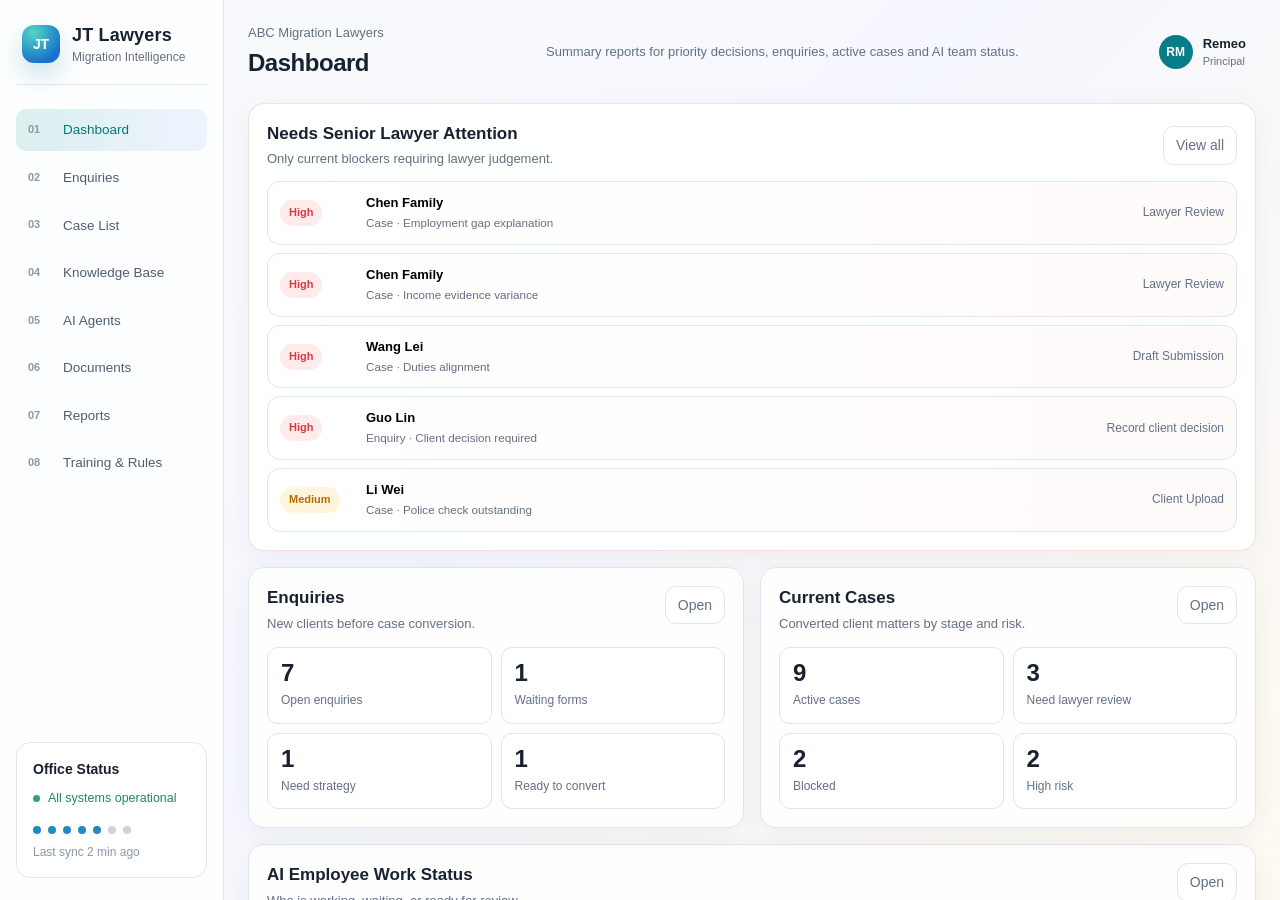
<file: JTLawyers/index-v2.html>
<!DOCTYPE html>
<html lang="en">
<head>
  <meta charset="UTF-8" />
  <meta name="viewport" content="width=device-width, initial-scale=1.0" />
  <title>JT Lawyers - Case Office V2</title>
  <link rel="stylesheet" href="styles-v2.css" />
</head>
<body>
  <div class="office-shell detail-collapsed" id="officeShell">
    <aside class="left-nav">
      <div class="brand-block">
        <div class="brand-symbol">JT</div>
        <div>
          <div class="brand-name">JT Lawyers</div>
          <div class="brand-subtitle">Migration Intelligence</div>
        </div>
      </div>

      <nav class="menu-stack" aria-label="Main navigation">
        <button class="menu-item active" type="button" data-panel="dashboard">
          <span class="menu-icon">01</span>
          Dashboard
        </button>
        <button class="menu-item" type="button" data-panel="enquiries">
          <span class="menu-icon">02</span>
          Enquiries
        </button>
        <button class="menu-item" type="button" data-panel="cases">
          <span class="menu-icon">03</span>
          Case List
        </button>
        <button class="menu-item" type="button" data-panel="knowledge">
          <span class="menu-icon">04</span>
          Knowledge Base
        </button>
        <button class="menu-item" type="button" data-panel="agents">
          <span class="menu-icon">05</span>
          AI Agents
        </button>
        <button class="menu-item" type="button" data-panel="documents">
          <span class="menu-icon">06</span>
          Documents
        </button>
        <button class="menu-item" type="button" data-panel="reports">
          <span class="menu-icon">07</span>
          Reports
        </button>
        <button class="menu-item" type="button" data-panel="training">
          <span class="menu-icon">08</span>
          Training & Rules
        </button>
      </nav>

      <div class="office-status">
        <div class="status-label">Office Status</div>
        <div class="status-line"><span></span>All systems operational</div>
        <div class="agent-dots" aria-label="AI agents online">
          <i></i><i></i><i></i><i></i><i></i><i class="muted"></i><i class="muted"></i>
        </div>
        <div class="sync-note">Last sync 2 min ago</div>
      </div>
    </aside>

    <main class="case-dashboard">
      <section class="main-view active" id="dashboardView">
        <header class="top-strip dashboard-top-strip">
          <div>
            <div class="firm-name">ABC Migration Lawyers</div>
            <h1>Dashboard</h1>
          </div>
          <div class="kb-page-note">Summary reports for priority decisions, enquiries, active cases and AI team status.</div>
          <div class="top-actions">
            <div class="user-pill">
              <span>RM</span>
              <div>
                <strong>Remeo</strong>
                <small>Principal</small>
              </div>
            </div>
          </div>
        </header>

        <section class="priority-report-panel">
          <div class="section-head compact-head">
            <div>
              <h2>Needs Senior Lawyer Attention</h2>
              <p>Only current blockers requiring lawyer judgement.</p>
            </div>
            <button class="ghost-btn" type="button" data-dashboard-nav="case-review">View all</button>
          </div>
          <div class="lawyer-issue-list" id="lawyerIssueList"></div>
        </section>

        <section class="dashboard-summary-grid">
          <div class="summary-report-card">
            <div class="summary-card-head">
              <div><h2>Enquiries</h2><p>New clients before case conversion.</p></div>
              <button type="button" data-dashboard-nav="enquiries">Open</button>
            </div>
            <div class="report-metric-grid" id="dashboardEnquiryMetrics"></div>
          </div>

          <div class="summary-report-card">
            <div class="summary-card-head">
              <div><h2>Current Cases</h2><p>Converted client matters by stage and risk.</p></div>
              <button type="button" data-dashboard-nav="cases">Open</button>
            </div>
            <div class="report-metric-grid" id="dashboardCaseMetrics"></div>
          </div>
        </section>

        <section class="summary-report-card ai-status-panel">
          <div class="summary-card-head">
            <div><h2>AI Employee Work Status</h2><p>Who is working, waiting, or ready for review.</p></div>
            <button type="button" data-dashboard-nav="agents">Open</button>
          </div>
          <div class="ai-status-list" id="dashboardAgentStatus"></div>
        </section>
      </section>

      <section class="main-view" id="casesView">
        <header class="top-strip">
          <div>
            <div class="firm-name">ABC Migration Lawyers</div>
            <h1>Case List</h1>
          </div>
          <div class="search-wrap">
            <svg class="search-mark" viewBox="0 0 24 24" fill="none" stroke="currentColor" stroke-width="2" aria-hidden="true">
              <circle cx="11" cy="11" r="7"></circle>
              <path d="M20 20l-3.6-3.6"></path>
            </svg>
            <input id="caseSearch" type="search" placeholder="Search client, visa type, case ID, passport issue..." />
          </div>
          <div class="top-actions">
            <div class="user-pill">
              <span>RM</span>
              <div>
                <strong>Remeo</strong>
                <small>Principal</small>
              </div>
            </div>
          </div>
        </header>

        <section class="workflow-panel case-workflow-panel case-workflow-collapsed" id="caseWorkflowPanel" aria-label="Workflow stage summary">
          <div class="section-head case-workflow-head">
            <div>
              <h2>All Case Workflow</h2>
              <p>Converted client cases grouped by file preparation stage.</p>
            </div>
            <div class="case-workflow-actions">
              <button class="icon-toggle" type="button" id="caseInfoToggle" aria-expanded="false" aria-label="Show case workflow summary">
                <span aria-hidden="true"></span>
              </button>
              <button class="ghost-btn" type="button" id="clearFilter">Clear filter</button>
            </div>
          </div>
          <div class="case-workflow-body" id="caseWorkflowBody">
            <div class="stage-rail" id="stageRail"></div>
            <section class="summary-row" aria-label="Case summary">
              <button class="summary-card selected" type="button" data-filter="all">
                <span class="summary-icon blue"></span>
                <strong id="totalCases">0</strong>
                <small>Total active cases</small>
              </button>
              <button class="summary-card" type="button" data-filter="review">
                <span class="summary-icon yellow"></span>
                <strong id="reviewCases">0</strong>
                <small>Need lawyer review</small>
              </button>
              <button class="summary-card" type="button" data-filter="risk">
                <span class="summary-icon coral"></span>
                <strong id="riskCases">0</strong>
                <small>High risk cases</small>
              </button>
              <button class="summary-card" type="button" data-filter="completed">
                <span class="summary-icon teal"></span>
                <strong id="completedCases">0</strong>
                <small>Ready or completed</small>
              </button>
            </section>
          </div>
        </section>

        <section class="list-panel">
          <div class="case-tabs" id="caseTabs">
            <button class="active" type="button" data-filter="all">All Cases</button>
            <button type="button" data-filter="review">Need Review</button>
            <button type="button" data-filter="risk">High Risk</button>
            <button type="button" data-filter="blocked">Blocked</button>
          </div>
          <div class="case-table" role="table" aria-label="Case management list">
            <div class="case-row case-head" role="row">
              <div>Client</div>
              <div>Visa</div>
              <div>Stage</div>
              <div>AI Owner</div>
              <div>Risk</div>
              <div>Next Action</div>
              <div>Updated</div>
            </div>
            <div id="caseRows"></div>
          </div>
        </section>
      </section>

      <section class="main-view" id="enquiriesView">
        <header class="top-strip kb-top-strip">
          <div>
            <div class="firm-name">ABC Migration Lawyers</div>
            <h1>Enquiries</h1>
          </div>
          <div class="kb-page-note">Chinese-client enquiries before they become active cases.</div>
          <div class="top-actions">
            <div class="user-pill">
              <span>RM</span>
              <div>
                <strong>Remeo</strong>
                <small>Principal</small>
              </div>
            </div>
          </div>
        </header>

        <section class="enquiry-panel enquiry-panel-collapsed" id="enquiryPanel">
          <div class="section-head enquiry-summary-head">
            <div>
              <h2>Chinese Client Intake Automation</h2>
              <p>Receive enquiry, send profile form, prepare strategy, book consultation, then convert accepted clients into cases.</p>
            </div>
            <div class="enquiry-head-actions">
              <button class="icon-toggle" type="button" id="enquiryInfoToggle" aria-expanded="false" aria-label="Show intake workflow summary">
                <span aria-hidden="true"></span>
              </button>
              <button class="ghost-btn" type="button" id="newEnquiryButton">New enquiry</button>
            </div>
          </div>
          <div class="enquiry-panel-body" id="enquiryPanelBody">
            <div class="intake-flow-strip">
              <div><span>01</span><strong>Enquiry received</strong><small>WeChat / email / referral</small></div>
              <div><span>02</span><strong>Send profile form</strong><small>Chinese personal information form</small></div>
              <div><span>03</span><strong>Form returned</strong><small>AI checks missing answers</small></div>
              <div><span>04</span><strong>Senior lawyer strategy</strong><small>Pathway and risk view</small></div>
              <div><span>05</span><strong>Meeting + quote</strong><small>Consultation, proposal, fee quote</small></div>
            </div>
            <div class="enquiry-metrics">
              <div><strong id="openEnquiriesCount">7</strong><small>Open enquiries</small></div>
              <div><strong id="returnedFormsCount">5</strong><small>Profile forms returned</small></div>
              <div><strong id="lawyerReviewEnquiriesCount">2</strong><small>Senior lawyer review</small></div>
              <div><strong id="quoteReadyCount">3</strong><small>Quote ready</small></div>
            </div>
          </div>
        </section>

        <section class="enquiry-toolbar" aria-label="Search enquiries">
          <div class="search-wrap enquiry-search-wrap">
            <svg class="search-mark" viewBox="0 0 24 24" fill="none" stroke="currentColor" stroke-width="2" aria-hidden="true">
              <circle cx="11" cy="11" r="7"></circle>
              <path d="M20 20l-3.6-3.6"></path>
            </svg>
            <input id="enquirySearch" type="search" placeholder="Search prospect, visa interest, channel, next action..." />
          </div>
        </section>

        <section class="list-panel enquiry-list-panel">
          <div class="case-table enquiry-table" role="table" aria-label="Enquiry list">
            <div class="enquiry-row enquiry-head" role="row">
              <div>Prospect</div>
              <div>Channel</div>
              <div>Visa Interest</div>
              <div>Profile Form</div>
              <div>Meeting</div>
              <div>Next Action</div>
            </div>
            <div id="enquiryRows"></div>
          </div>
        </section>
      </section>

      <section class="main-view" id="knowledgeView">
        <header class="top-strip kb-top-strip">
          <div>
            <div class="firm-name">ABC Migration Lawyers</div>
            <h1>Knowledge Base</h1>
          </div>
          <div class="kb-page-note">Rules approved here become the review standard for AI agents.</div>
          <div class="top-actions">
            <div class="user-pill">
              <span>RM</span>
              <div>
                <strong>Remeo</strong>
                <small>Principal</small>
              </div>
            </div>
          </div>
        </header>

        <section class="kb-command-panel">
          <div class="section-head">
            <div>
              <h2>Teach the AI team a rule</h2>
              <p>Write it like you would instruct a staff member. The system will translate it into a structured rule for lawyer confirmation.</p>
            </div>
            <span class="kb-mode-pill">Lawyer approval required</span>
          </div>
          <div class="kb-input-row">
            <textarea id="kbRuleInput" placeholder="Example: From now on, passport expiry within 12 months must be marked red for lawyer review."></textarea>
            <button class="kb-primary-btn" type="button" id="kbParseRule">Understand rule</button>
          </div>
          <div class="kb-understanding" id="kbUnderstanding">
            <div class="kb-understanding-title">AI understanding preview</div>
            <div class="kb-empty-understanding">Enter a rule to see how JT Lawyers will structure it before saving.</div>
          </div>
        </section>

        <section class="kb-grid">
          <div class="kb-card kb-wide">
            <div class="kb-card-head">
              <h3>Approved Review Rules</h3>
              <span id="kbRuleCount">0 active</span>
            </div>
            <div class="kb-rule-list" id="kbRuleList"></div>
          </div>
          <div class="kb-card">
            <div class="kb-card-head">
              <h3>Source Library</h3>
              <span>Updated today</span>
            </div>
            <div class="source-list">
              <div><strong>Migration Act & Regulations</strong><small>42 source files · official rules</small></div>
              <div><strong>State Nomination Policies</strong><small>NSW, VIC, QLD, SA, WA</small></div>
              <div><strong>Occupation Assessment Standards</strong><small>ACS, VETASSESS, Engineers Australia</small></div>
              <div><strong>Firm Internal Standards</strong><small>Approved by Remeo</small></div>
            </div>
          </div>
          <div class="kb-card">
            <div class="kb-card-head">
              <h3>Rules Used By Agents</h3>
              <span>Live</span>
            </div>
            <div class="agent-rule-map">
              <div><span class="agent-dot emily">E</span><strong>Emily</strong><small>Document review rules</small></div>
              <div><span class="agent-dot david">D</span><strong>David</strong><small>Missing document follow-up rules</small></div>
              <div><span class="agent-dot mia">M</span><strong>Mia</strong><small>Submission drafting standards</small></div>
            </div>
          </div>
          <div class="kb-card kb-wide">
            <div class="kb-card-head">
              <h3>Cases Affected by Active Rules</h3>
              <span>Review queue</span>
            </div>
            <div class="affected-case-list">
              <button type="button" data-case="C-250627-001"><strong>Chen Family</strong><span>Passport / income evidence rule triggered</span><em>High</em></button>
              <button type="button" data-case="C-250621-013"><strong>Garcia Family</strong><span>Employer reference format rule triggered</span><em>Medium</em></button>
              <button type="button" data-case="C-250622-011"><strong>Wang Lei</strong><span>Submission duties alignment needs lawyer view</span><em>High</em></button>
            </div>
          </div>
        </section>
      </section>
    </main>

    <aside class="case-detail" id="caseDetail" aria-label="Selected case detail">
      <button class="panel-toggle panel-toggle-corner" type="button" id="detailToggle" aria-label="Hide case panel" aria-pressed="true">
        <span class="panel-toggle-icon" aria-hidden="true"></span>
      </button>
      <div id="detailContent"></div>
    </aside>
  </div>


    <div class="modal-backdrop" id="newEnquiryModal" hidden>
      <form class="new-enquiry-modal" id="newEnquiryForm" aria-label="Create new enquiry profile">
        <div class="modal-head">
          <div>
            <h2>New enquiry profile</h2>
            <p>Create a new prospect and prepare the profile form link.</p>
          </div>
          <button class="modal-close" type="button" id="closeNewEnquiry" aria-label="Close new enquiry form">×</button>
        </div>
        <div class="modal-grid">
          <label>Client name<input name="client" required placeholder="e.g. Zhao Ning" /></label>
          <label>Channel<select name="channel"><option>WeChat</option><option>Email</option><option>Phone</option><option>Referral</option><option>WeChat + Email</option></select></label>
          <label>Visa interest<input name="visa" required placeholder="e.g. Partner Visa 820" /></label>
          <label>Lead<select name="owner"><option>Sarah</option><option>David</option><option>Helen Wang</option></select></label>
          <label>Phone<input name="phone" placeholder="Client phone" /></label>
          <label>Email<input name="email" type="email" placeholder="Client email" /></label>
          <label>Urgency<select name="urgency"><option>Normal</option><option>High</option><option>Low</option></select></label>
          <label>Budget range<input name="budget" placeholder="e.g. $5k-$7k" /></label>
          <label class="modal-wide">Initial notes<textarea name="notes" placeholder="What did the client ask about?"></textarea></label>
        </div>
        <div class="modal-actions">
          <button class="ghost-btn" type="button" id="cancelNewEnquiry">Cancel</button>
          <button class="create-btn" type="submit">Create profile</button>
        </div>
      </form>
    </div>

  <script src="app-v2.js"></script>
</body>
</html>
</file>
<file: JTLawyers/application-pack-form-v2.css>
:root { --bg:#f7f9fb; --surface:#fff; --line:#dce6ec; --text:#17212f; --muted:#657389; --teal:#0f9b8e; --soft:#e3f6f4; --shadow:0 18px 50px rgba(35,54,76,.08); }
*{box-sizing:border-box} body{margin:0;min-height:100vh;font-family:Inter,-apple-system,BlinkMacSystemFont,"Segoe UI",Arial,sans-serif;color:var(--text);background:linear-gradient(135deg,#f8fbfb,#f5f7ff 48%,#fff8eb)}
.pack-shell{width:min(1040px,calc(100% - 40px));margin:0 auto;padding:42px 0 56px}.pack-hero{display:grid;grid-template-columns:1fr 290px;gap:24px;align-items:end;margin-bottom:22px}.brand-mark{color:var(--teal);font-weight:760;letter-spacing:.08em;font-size:13px;margin-bottom:12px}h1{margin:0;font-size:34px;line-height:1.12;letter-spacing:-.03em;font-weight:680}p{color:var(--muted);line-height:1.6;margin:12px 0 0}.pack-note,.pack-section,.submit-panel,.success-panel{background:rgba(255,255,255,.9);border:1px solid var(--line);border-radius:20px;padding:22px;box-shadow:var(--shadow)}.pack-note strong,.pack-note small{display:block}.pack-note small{color:var(--muted);margin-top:6px}.pack-form{display:flex;flex-direction:column;gap:16px}.section-title{display:flex;align-items:center;gap:12px;margin-bottom:18px}.section-title span{width:34px;height:34px;border-radius:12px;display:grid;place-items:center;color:var(--teal);background:var(--soft);font-weight:750;font-size:12px}h2{margin:0;font-size:18px;font-weight:640}.field-grid{display:grid;grid-template-columns:repeat(2,minmax(0,1fr));gap:14px}label{display:flex;flex-direction:column;gap:7px;color:#3c4758;font-size:13px;font-weight:560}input,textarea{width:100%;border:1px solid var(--line);border-radius:12px;background:#fbfdff;color:var(--text);padding:12px 13px;outline:none;font:inherit;font-weight:450}textarea{min-height:110px;resize:vertical}.upload-standard-list{display:grid;grid-template-columns:repeat(2,minmax(0,1fr));gap:12px}.upload-standard-list div{border:1px solid var(--line);border-radius:15px;background:#fbfdff;padding:14px}.upload-standard-list strong,.upload-standard-list small{display:block}.upload-standard-list small{color:var(--muted);margin:5px 0 12px;line-height:1.4}.submit-panel{display:flex;justify-content:space-between;align-items:center;gap:18px}.submit-panel label{flex-direction:row;align-items:center}.submit-panel input{width:auto}.submit-panel button{border:0;border-radius:13px;background:var(--text);color:#fff;padding:13px 18px;font-weight:650;cursor:pointer;white-space:nowrap}.success-panel{text-align:center;padding:46px 24px}.success-icon{width:56px;height:56px;margin:0 auto 16px;border-radius:50%;display:grid;place-items:center;background:var(--soft);color:var(--teal);font-size:28px;font-weight:760}.success-panel a{display:inline-flex;margin-top:18px;color:#fff;background:var(--teal);border-radius:12px;padding:11px 16px;text-decoration:none;font-weight:650}@media(max-width:760px){.pack-shell{width:min(100% - 24px,1040px);padding-top:24px}.pack-hero,.field-grid,.upload-standard-list{grid-template-columns:1fr}.submit-panel{align-items:stretch;flex-direction:column}h1{font-size:28px}}
</file>
<file: JTLawyers/client-intake-form-v2.css>
:root {
  --bg: #f5f8fb;
  --surface: #ffffff;
  --line: #dce6ec;
  --text: #17212f;
  --muted: #68768a;
  --teal: #0f9b8e;
  --blue: #3976f6;
  --yellow: #f3a51d;
  --soft: #eef8f7;
  --shadow: 0 18px 50px rgba(35, 54, 76, 0.08);
}
* { box-sizing: border-box; }
body { margin: 0; min-height: 100vh; font-family: Inter, -apple-system, BlinkMacSystemFont, "Segoe UI", Arial, sans-serif; color: var(--text); background: linear-gradient(135deg, #f8fbfb, #f5f7ff 48%, #fff8eb); }
.form-shell { width: min(1080px, calc(100% - 40px)); margin: 0 auto; padding: 42px 0 56px; }
.form-hero { display: grid; grid-template-columns: 1fr 300px; gap: 24px; align-items: end; margin-bottom: 24px; }
.brand-mark { color: var(--teal); font-weight: 760; letter-spacing: .08em; font-size: 13px; margin-bottom: 12px; }
h1 { margin: 0; font-size: 34px; line-height: 1.12; letter-spacing: -0.03em; font-weight: 680; }
p { color: var(--muted); line-height: 1.6; margin: 12px 0 0; }
.hero-card { background: rgba(255,255,255,.86); border: 1px solid var(--line); border-radius: 18px; padding: 18px; box-shadow: var(--shadow); }
.hero-card span, .hero-card small { display: block; color: var(--muted); font-size: 13px; }
.hero-card strong { display: block; margin: 8px 0 4px; font-size: 17px; }
.intake-form { display: flex; flex-direction: column; gap: 16px; }
.form-section, .submit-panel, .success-panel { background: rgba(255,255,255,.9); border: 1px solid var(--line); border-radius: 20px; padding: 22px; box-shadow: 0 8px 28px rgba(35,54,76,.05); }
.section-title { display: flex; align-items: center; gap: 12px; margin-bottom: 18px; }
.section-title span { width: 34px; height: 34px; border-radius: 12px; display: grid; place-items: center; color: var(--teal); background: var(--soft); font-weight: 750; font-size: 12px; }
h2 { margin: 0; font-size: 18px; font-weight: 640; letter-spacing: -0.01em; }
.field-grid { display: grid; grid-template-columns: repeat(2, minmax(0,1fr)); gap: 14px; }
label { display: flex; flex-direction: column; gap: 7px; color: #3c4758; font-size: 13px; font-weight: 560; }
input, select, textarea { width: 100%; border: 1px solid var(--line); border-radius: 12px; background: #fbfdff; color: var(--text); padding: 12px 13px; outline: none; font: inherit; font-weight: 450; }
textarea { min-height: 96px; resize: vertical; }
input:focus, select:focus, textarea:focus { border-color: rgba(15,155,142,.55); box-shadow: 0 0 0 4px rgba(15,155,142,.1); background: #fff; }
.wide-field { margin-top: 14px; }
.check-grid { display: grid; grid-template-columns: repeat(3, minmax(0,1fr)); gap: 10px; }
.check-grid label, .consent { flex-direction: row; align-items: center; border: 1px solid var(--line); border-radius: 13px; padding: 12px; background: #fbfdff; }
.check-grid input, .consent input { width: auto; }
.submit-panel { display: flex; justify-content: space-between; align-items: center; gap: 18px; }
.submit-panel button { border: 0; border-radius: 13px; background: var(--text); color: #fff; padding: 13px 18px; font-weight: 650; cursor: pointer; white-space: nowrap; }
.submit-panel button:hover { background: #263449; }
.success-panel { text-align: center; padding: 46px 24px; }
.success-icon { width: 56px; height: 56px; margin: 0 auto 16px; border-radius: 50%; display: grid; place-items: center; background: var(--soft); color: var(--teal); font-size: 28px; font-weight: 760; }
.success-panel a { display: inline-flex; margin-top: 18px; color: #fff; background: var(--teal); border-radius: 12px; padding: 11px 16px; text-decoration: none; font-weight: 650; }
@media (max-width: 760px) { .form-shell { width: min(100% - 24px, 1080px); padding-top: 24px; } .form-hero, .field-grid, .check-grid { grid-template-columns: 1fr; } .submit-panel { align-items: stretch; flex-direction: column; } h1 { font-size: 28px; } }
</file>
<file: JTLawyers/styles-v2.css>
:root {
  --bg: #f7f9fb;
  --surface: #ffffff;
  --surface-soft: #f3f7f8;
  --line: #dde6ea;
  --line-strong: #c8d6dc;
  --text: #17212f;
  --muted: #647084;
  --faint: #8c98a9;
  --teal: #0f9b8e;
  --teal-soft: #e3f6f4;
  --blue: #3976f6;
  --blue-soft: #e8f0ff;
  --yellow: #f3a51d;
  --yellow-soft: #fff4dc;
  --coral: #ef5f5f;
  --coral-soft: #ffebeb;
  --purple: #7c5cf2;
  --purple-soft: #f0ecff;
  --green: #33a46f;
  --green-soft: #e8f7ef;
  --shadow: 0 18px 50px rgba(35, 54, 76, 0.08);
  --shadow-soft: 0 8px 28px rgba(35, 54, 76, 0.06);
}

* { box-sizing: border-box; }
html, body { margin: 0; min-height: 100%; }
body {
  font-family: Inter, ui-sans-serif, -apple-system, BlinkMacSystemFont, "Segoe UI", Arial, sans-serif;
  color: var(--text);
  background: linear-gradient(135deg, #f8fbfb 0%, #f6f8ff 46%, #fffaf1 100%);
  font-size: 14px;
  line-height: 1.45;
  -webkit-font-smoothing: antialiased;
}
button, input, textarea { font: inherit; }
button { border: 0; }

.office-shell {
  display: grid;
  grid-template-columns: 224px minmax(720px, 1fr) 376px;
  height: 100vh;
  overflow: hidden;
  transition: grid-template-columns .24s ease;
}

.office-shell.detail-collapsed {
  grid-template-columns: 224px minmax(720px, 1fr) 0px;
}

.left-nav {
  background: rgba(255, 255, 255, 0.78);
  backdrop-filter: blur(18px);
  border-right: 1px solid var(--line);
  padding: 22px 16px;
  display: flex;
  flex-direction: column;
  gap: 24px;
}
.brand-block { display: flex; align-items: center; gap: 12px; padding: 0 6px 18px; border-bottom: 1px solid var(--line); }
.brand-symbol {
  width: 38px; height: 38px; border-radius: 12px;
  display: grid; place-items: center;
  background: radial-gradient(circle at 30% 20%, #56d4c8, #1672cc 75%);
  color: white; font-weight: 650; letter-spacing: -0.02em;
  box-shadow: 0 12px 26px rgba(18, 126, 172, 0.22);
}
.brand-name { font-size: 18px; font-weight: 650; letter-spacing: 0.01em; }
.brand-subtitle { color: var(--muted); font-size: 12px; margin-top: 1px; }
.menu-stack { display: flex; flex-direction: column; gap: 6px; }
.menu-item {
  width: 100%; display: flex; align-items: center; gap: 11px;
  padding: 11px 12px; border-radius: 10px;
  color: #4f5c70; background: transparent; cursor: pointer;
  text-align: left; font-size: 13.5px; font-weight: 520;
}
.menu-item:hover { background: rgba(15, 155, 142, 0.08); color: #0f6c65; }
.menu-item.active { background: linear-gradient(90deg, rgba(15,155,142,.15), rgba(57,118,246,.08)); color: #08756d; }
.menu-icon { width: 24px; color: var(--faint); font-size: 11px; font-weight: 650; }
.office-status { margin-top: auto; border: 1px solid var(--line); background: rgba(255,255,255,.75); border-radius: 14px; padding: 16px; }
.status-label { font-weight: 620; margin-bottom: 10px; }
.status-line { display: flex; align-items: center; gap: 8px; color: #27875f; font-size: 12.5px; }
.status-line span { width: 7px; height: 7px; border-radius: 50%; background: var(--green); }
.agent-dots { display: flex; gap: 7px; margin: 18px 0 10px; }
.agent-dots i { width: 8px; height: 8px; border-radius: 50%; background: linear-gradient(135deg, var(--teal), var(--blue)); }
.agent-dots i.muted { background: #c9d4dc; }
.sync-note { color: var(--faint); font-size: 12px; }

.case-dashboard { overflow-y: auto; padding: 24px; }
.top-strip { display: grid; grid-template-columns: 280px minmax(320px, 1fr) max-content; gap: 18px; align-items: center; margin-bottom: 22px; }
.firm-name { color: var(--muted); font-size: 13px; margin-bottom: 3px; }
h1 { font-size: 24px; margin: 0; font-weight: 660; letter-spacing: -0.02em; }
.search-wrap { position: relative; }
.search-wrap input {
  width: 100%; height: 46px; border: 1px solid var(--line); border-radius: 13px;
  background: rgba(255,255,255,.86); padding: 0 16px 0 44px;
  outline: none; color: var(--text); box-shadow: var(--shadow-soft);
}
.search-wrap input:focus { border-color: rgba(15,155,142,.55); box-shadow: 0 0 0 4px rgba(15,155,142,.1); }
.search-mark { position: absolute; left: 17px; top: 50%; width: 18px; height: 18px; transform: translateY(-50%); color: #66758a; pointer-events: none; }
.top-actions { display: flex; align-items: center; justify-content: flex-end; gap: 10px; min-width: 146px; padding-right: 10px; }
.panel-toggle {
  width: 40px; height: 40px; border-radius: 12px;
  display: grid; place-items: center; flex: 0 0 auto;
  background: rgba(255,255,255,.92); border: 1px solid var(--line-strong);
  box-shadow: var(--shadow-soft); cursor: pointer; color: #526071;
}
.panel-toggle:hover { border-color: #aebfca; color: var(--text); background: #fff; }
.panel-toggle-corner {
  position: absolute;
  top: 18px;
  right: 18px;
  z-index: 8;
}
.panel-toggle-icon {
  width: 18px; height: 18px; border: 2px solid currentColor; border-radius: 5px;
  position: relative; display: block;
}
.panel-toggle-icon::after {
  content: ""; position: absolute; top: 2px; bottom: 2px; right: 4px;
  width: 2px; border-radius: 2px; background: currentColor; opacity: .75;
}
.office-shell.detail-collapsed .panel-toggle-icon::after { left: 4px; right: auto; }
.user-pill { display: flex; align-items: center; justify-content: flex-end; gap: 10px; min-width: 134px; overflow: hidden; }
.user-pill span { width: 34px; height: 34px; border-radius: 50%; display: grid; place-items: center; color: white; background: #087c89; font-size: 12px; font-weight: 650; }
.user-pill strong { display: block; font-size: 13px; max-width: 82px; overflow: hidden; text-overflow: ellipsis; white-space: nowrap; }
.user-pill small { display: block; color: var(--muted); font-size: 11px; max-width: 82px; overflow: hidden; text-overflow: ellipsis; white-space: nowrap; }

.workflow-panel, .summary-row, .list-panel { background: rgba(255,255,255,.86); border: 1px solid var(--line); border-radius: 16px; box-shadow: var(--shadow-soft); }
.workflow-panel { padding: 20px 20px 18px; }
.section-head { display: flex; justify-content: space-between; align-items: flex-start; margin-bottom: 18px; }
.section-head h2 { margin: 0 0 4px; font-size: 17px; font-weight: 660; }
.section-head p { margin: 0; color: var(--muted); font-size: 13px; }
.ghost-btn { color: var(--muted); background: #fff; border: 1px solid var(--line); padding: 8px 12px; border-radius: 10px; cursor: pointer; }
.ghost-btn:hover { border-color: var(--line-strong); color: var(--text); }
.stage-rail { display: grid; grid-template-columns: repeat(7, minmax(94px, 1fr)); gap: 8px; }
.stage-card {
  position: relative; min-height: 132px; padding: 14px 12px 16px;
  border: 1px solid var(--line); background: linear-gradient(180deg, #fff, #fbfdff);
  border-radius: 14px; cursor: pointer; text-align: left;
  display: flex; flex-direction: column;
}
.stage-card:hover, .stage-card.active { transform: translateY(-1px); border-color: var(--stage); box-shadow: 0 12px 28px rgba(31, 57, 78, .08); }
.stage-num { width: 31px; height: 31px; border-radius: 11px; display: grid; place-items: center; background: var(--stage-soft); color: var(--stage); font-weight: 700; font-size: 12px; margin-bottom: 14px; }
.stage-name { font-weight: 620; font-size: 12px; line-height: 1.18; min-height: 32px; max-width: 94px; }
.stage-count { margin-top: auto; font-size: 25px; line-height: 1; font-weight: 640; letter-spacing: -0.03em; }
.stage-bar { position: absolute; left: 0; right: 0; bottom: 0; height: 3px; background: var(--stage); border-radius: 0 0 14px 14px; }

.summary-row { display: grid; grid-template-columns: repeat(4, 1fr); margin: 18px 0; overflow: hidden; }
.summary-card { display: grid; grid-template-columns: 38px 1fr; grid-template-rows: auto auto; column-gap: 13px; align-items: center; background: transparent; padding: 17px 20px; border-right: 1px solid var(--line); cursor: pointer; text-align: left; }
.summary-card:last-child { border-right: 0; }
.summary-card:hover, .summary-card.selected { background: rgba(15,155,142,.05); }
.summary-card strong { grid-column: 2; font-size: 23px; letter-spacing: -0.03em; }
.summary-card small { grid-column: 2; color: var(--muted); font-size: 12.5px; }
.summary-icon { grid-row: 1 / span 2; width: 38px; height: 38px; border-radius: 13px; display: block; }
.summary-icon.blue { background: var(--blue-soft); box-shadow: inset 0 0 0 10px rgba(57,118,246,.12); }
.summary-icon.yellow { background: var(--yellow-soft); box-shadow: inset 0 0 0 10px rgba(243,165,29,.14); }
.summary-icon.coral { background: var(--coral-soft); box-shadow: inset 0 0 0 10px rgba(239,95,95,.14); }
.summary-icon.teal { background: var(--teal-soft); box-shadow: inset 0 0 0 10px rgba(15,155,142,.14); }

.list-panel { padding: 0; overflow: hidden; }
.case-tabs { display: flex; gap: 26px; padding: 0 20px; border-bottom: 1px solid var(--line); }
.case-tabs button { height: 52px; background: transparent; color: var(--muted); cursor: pointer; border-bottom: 2px solid transparent; font-weight: 560; font-size: 13px; }
.case-tabs button.active { color: #08756d; border-bottom-color: var(--teal); }
.case-table { width: 100%; }
.case-row { display: grid; grid-template-columns: 1.45fr 1.05fr 1.15fr .92fr .72fr 1.05fr .7fr; gap: 14px; align-items: center; padding: 14px 20px; border-bottom: 1px solid var(--line); }
.case-row:not(.case-head) { cursor: pointer; background: rgba(255,255,255,.55); }
.case-row:not(.case-head):hover, .case-row.active { background: linear-gradient(90deg, rgba(15,155,142,.08), rgba(57,118,246,.04)); }
.case-head { color: var(--muted); font-size: 11.5px; text-transform: uppercase; letter-spacing: .04em; font-weight: 650; background: #fbfcfd; }
.client-name { font-weight: 650; }
.case-id { color: var(--muted); font-size: 12px; margin-top: 2px; }
.stage-pill, .risk-pill, .owner-pill, .action-pill { display: inline-flex; align-items: center; width: max-content; gap: 6px; border-radius: 999px; padding: 5px 9px; font-size: 12px; font-weight: 620; }
.stage-pill { color: var(--stage); background: var(--stage-soft); }
.risk-low { color: #20865d; background: var(--green-soft); }
.risk-medium { color: #b36e00; background: var(--yellow-soft); }
.risk-high { color: #d63c3c; background: var(--coral-soft); }
.owner-pill { background: #eef3f7; color: #3f4d60; }
.action-pill { color: #334155; background: #f2f5f7; }
.updated { color: var(--muted); font-size: 12.5px; }
.empty-state { padding: 42px; color: var(--muted); text-align: center; }

.main-view { display: none; }
.main-view.active { display: block; }
.kb-top-strip { grid-template-columns: 280px minmax(320px, 1fr) max-content; }
.kb-page-note { color: var(--muted); font-size: 13px; justify-self: start; }
.kb-command-panel, .kb-card, .enquiry-panel { background: rgba(255,255,255,.88); border: 1px solid var(--line); border-radius: 16px; box-shadow: var(--shadow-soft); }
.kb-command-panel, .enquiry-panel { padding: 20px; margin-bottom: 18px; }
.intake-flow-strip { display: grid; grid-template-columns: repeat(5, 1fr); gap: 9px; margin-bottom: 14px; }
.intake-flow-strip div { position: relative; border: 1px solid var(--line); border-radius: 14px; background: linear-gradient(180deg, #fff, #fbfdff); padding: 13px; min-height: 96px; }
.intake-flow-strip span { display: inline-grid; place-items: center; width: 28px; height: 28px; border-radius: 10px; background: var(--teal-soft); color: var(--teal); font-size: 11px; font-weight: 750; margin-bottom: 10px; }
.intake-flow-strip strong { display: block; font-size: 12.5px; }
.intake-flow-strip small { display: block; color: var(--muted); margin-top: 4px; font-size: 11.5px; line-height: 1.3; }
.enquiry-metrics { display: grid; grid-template-columns: repeat(4, 1fr); gap: 10px; }
.enquiry-metrics div { border: 1px solid var(--line); border-radius: 14px; background: #fbfdff; padding: 16px; }
.enquiry-metrics strong { display: block; font-size: 24px; line-height: 1; }
.enquiry-metrics small { color: var(--muted); display: block; margin-top: 7px; }
.enquiry-row { display: grid; grid-template-columns: 1.25fr .8fr 1fr 1fr 1.05fr 1fr; gap: 14px; align-items: center; padding: 15px 20px; border-bottom: 1px solid var(--line); cursor: pointer; }
.enquiry-row:hover { background: linear-gradient(90deg, rgba(15,155,142,.08), rgba(57,118,246,.04)); }
.enquiry-head { color: var(--muted); font-size: 11.5px; text-transform: uppercase; letter-spacing: .04em; font-weight: 650; background: #fbfcfd; cursor: default; }
.enquiry-row strong { display: block; }
.enquiry-row small { display: block; color: var(--muted); margin-top: 2px; }
.channel-pill { display: inline-flex; width: max-content; padding: 5px 9px; border-radius: 999px; color: #08756d; background: var(--teal-soft); font-size: 12px; font-weight: 650; }
.kb-mode-pill { border-radius: 999px; background: var(--purple-soft); color: var(--purple); padding: 7px 11px; font-size: 12px; font-weight: 650; }
.kb-input-row { display: grid; grid-template-columns: 1fr 150px; gap: 12px; align-items: stretch; }
.kb-input-row textarea { min-height: 92px; resize: vertical; border: 1px solid var(--line); border-radius: 14px; padding: 14px 16px; outline: none; color: var(--text); background: #fff; }
.kb-input-row textarea:focus { border-color: rgba(15,155,142,.55); box-shadow: 0 0 0 4px rgba(15,155,142,.1); }
.kb-primary-btn { border-radius: 14px; background: var(--teal); color: #fff; font-weight: 650; cursor: pointer; }
.kb-primary-btn:hover { background: #0b8277; }
.kb-understanding { margin-top: 14px; border: 1px dashed var(--line-strong); border-radius: 14px; padding: 14px; background: #fbfdff; }
.kb-understanding-title { font-weight: 660; margin-bottom: 9px; }
.kb-empty-understanding { color: var(--muted); font-size: 13px; }
.kb-preview-grid { display: grid; grid-template-columns: repeat(3, minmax(0, 1fr)); gap: 8px; margin-bottom: 12px; }
.kb-preview-field { background: #fff; border: 1px solid var(--line); border-radius: 12px; padding: 10px; }
.kb-preview-field small { display: block; color: var(--muted); margin-bottom: 3px; font-size: 11px; }
.kb-preview-field strong { font-size: 12.5px; }
.kb-confirm-row { display: flex; align-items: center; justify-content: space-between; gap: 12px; padding-top: 12px; border-top: 1px solid var(--line); }
.kb-confirm-row p { margin: 0; color: var(--muted); font-size: 13px; }
.kb-confirm-row button { border-radius: 10px; padding: 9px 12px; background: var(--text); color: #fff; cursor: pointer; }
.kb-grid { display: grid; grid-template-columns: minmax(0, 1.2fr) minmax(280px, .8fr); gap: 18px; }
.kb-card { padding: 20px; }
.kb-wide { min-height: 260px; }
.kb-card-head { display: flex; justify-content: space-between; align-items: center; margin-bottom: 16px; }
.kb-card-head h3 { margin: 0; font-size: 16px; }
.kb-card-head span { color: var(--muted); font-size: 12px; }
.kb-rule-list, .source-list, .agent-rule-map, .affected-case-list { display: flex; flex-direction: column; gap: 10px; }
.kb-rule-item, .source-list div, .agent-rule-map div { border: 1px solid var(--line); border-radius: 13px; padding: 13px; background: #fbfdff; }
.kb-rule-item { display: grid; grid-template-columns: 1fr auto; gap: 8px; }
.kb-rule-item strong, .source-list strong, .agent-rule-map strong { display: block; font-size: 13px; }
.kb-rule-item small, .source-list small, .agent-rule-map small { color: var(--muted); display: block; margin-top: 3px; }
.rule-status { align-self: start; border-radius: 999px; background: var(--green-soft); color: var(--green); padding: 4px 8px; font-size: 11px; font-weight: 650; }
.agent-rule-map div { display: grid; grid-template-columns: 34px 1fr; column-gap: 10px; align-items: center; }
.agent-rule-map small { grid-column: 2; }
.agent-dot { width: 32px; height: 32px; border-radius: 50%; display: grid; place-items: center; color: #fff; font-size: 12px; font-weight: 750; grid-row: 1 / span 2; }
.agent-dot.emily { background: linear-gradient(135deg, var(--teal), var(--blue)); }
.agent-dot.david { background: linear-gradient(135deg, var(--yellow), var(--coral)); }
.agent-dot.mia { background: linear-gradient(135deg, var(--purple), var(--blue)); }
.affected-case-list button { display: grid; grid-template-columns: 140px 1fr auto; gap: 10px; align-items: center; text-align: left; border: 1px solid var(--line); border-radius: 13px; padding: 13px; background: #fff; cursor: pointer; }
.affected-case-list button:hover { background: rgba(15,155,142,.06); border-color: rgba(15,155,142,.35); }
.affected-case-list span { color: var(--muted); }
.affected-case-list em { color: var(--coral); font-style: normal; font-weight: 700; font-size: 12px; }
@media (max-width: 860px) { .kb-grid, .kb-input-row, .kb-preview-grid, .intake-flow-strip { grid-template-columns: 1fr; } .kb-page-note { display: none; } }

.case-detail { background: rgba(255,255,255,.9); border-left: 1px solid var(--line); overflow-y: auto; padding: 24px 22px; position: relative; transition: opacity .2s ease; }
.office-shell.detail-collapsed .case-detail { opacity: 0; pointer-events: none; overflow: hidden; padding-left: 0; padding-right: 0; border-left: 0; }
.office-shell.detail-collapsed .case-detail #detailContent,
.office-shell.detail-collapsed .case-detail .panel-toggle { display: none; }
.detail-title { padding-right: 52px; }
.detail-title h2 { margin: 0 0 5px; font-size: 20px; letter-spacing: -0.02em; }
.detail-id { color: var(--muted); font-size: 12.5px; }
.active-chip { display: inline-flex; align-items: center; gap: 6px; margin-top: 12px; padding: 5px 10px; border-radius: 999px; color: #188553; background: var(--green-soft); font-size: 12px; font-weight: 620; }
.active-chip span { width: 6px; height: 6px; background: var(--green); border-radius: 50%; }
.case-facts { display: grid; grid-template-columns: repeat(3,1fr); gap: 8px; padding: 18px 0; border-bottom: 1px solid var(--line); }
.intake-grid { display: grid; grid-template-columns: repeat(2, minmax(0, 1fr)); gap: 9px; }
.intake-grid div { border: 1px solid var(--line); border-radius: 12px; background: #fbfdff; padding: 11px; }
.intake-grid small { display: block; color: var(--muted); font-size: 11px; margin-bottom: 4px; }
.intake-grid strong { font-size: 12.5px; line-height: 1.25; }
.automation-flow { display: flex; flex-direction: column; gap: 9px; margin-top: 14px; }
.automation-step { position: relative; border: 1px solid var(--line); border-radius: 12px; background: #fbfdff; padding: 11px 11px 11px 58px; }
.automation-step span { position: absolute; left: 11px; top: 11px; min-width: 36px; text-align: center; border-radius: 999px; padding: 3px 7px; font-size: 10.5px; font-weight: 750; background: #eef3f7; color: var(--muted); }
.automation-step.done span { background: var(--green-soft); color: var(--green); }
.automation-step.now span, .automation-step.working span { background: var(--yellow-soft); color: #b36e00; }
.automation-step.waiting span, .automation-step.queued span { background: var(--blue-soft); color: var(--blue); }
.automation-step strong { display: block; font-size: 12.5px; }
.automation-step small { display: block; color: var(--muted); margin-top: 2px; line-height: 1.35; }
.fact { border: 1px solid var(--line); border-radius: 12px; padding: 10px; }
.fact small { display: block; color: var(--muted); font-size: 11px; margin-bottom: 4px; }
.fact strong { font-size: 12.5px; }
.detail-section { padding: 20px 0; border-bottom: 1px solid var(--line); }
.detail-section h3 { margin: 0 0 14px; font-size: 12px; color: var(--muted); text-transform: uppercase; letter-spacing: .06em; }
.agent-line { display: grid; grid-template-columns: 36px 1fr auto; gap: 11px; align-items: center; margin-bottom: 14px; }
.agent-avatar { width: 34px; height: 34px; border-radius: 50%; display: grid; place-items: center; color: white; font-size: 12px; font-weight: 700; background: linear-gradient(135deg, #3fb8b0, #3976f6); }
.agent-name { font-weight: 650; font-size: 13px; }
.agent-task { color: var(--muted); font-size: 12.5px; margin-top: 2px; }
.agent-status { font-size: 11px; font-weight: 650; padding: 4px 8px; border-radius: 999px; background: var(--blue-soft); color: var(--blue); }
.progress-track { grid-column: 2 / 4; height: 4px; border-radius: 999px; background: #e7edf1; overflow: hidden; margin-top: -6px; }
.progress-track span { display: block; height: 100%; background: linear-gradient(90deg, var(--teal), var(--blue)); }
.check-list, .review-list, .instruction-list { display: flex; flex-direction: column; gap: 9px; }
.check-item, .review-item, .instruction-item { display: grid; grid-template-columns: 22px 1fr auto; gap: 9px; align-items: center; padding: 11px; border-radius: 12px; background: #f8fafb; border: 1px solid #edf2f4; }
.check-item .mark { color: var(--green); }
.review-item { background: var(--coral-soft); border-color: #ffd1d1; }
.review-item .mark { color: var(--coral); }
.item-title { font-weight: 610; font-size: 12.5px; }
.item-note { color: var(--muted); font-size: 12px; margin-top: 1px; }
.item-action { padding: 6px 10px; border-radius: 8px; background: white; border: 1px solid var(--line); color: var(--text); font-size: 12px; cursor: pointer; }
.instruction-box { margin-top: 14px; border: 1px solid var(--line); border-radius: 14px; background: white; padding: 12px; }
.instruction-box textarea { width: 100%; min-height: 94px; border: 0; resize: none; outline: none; color: var(--text); }
.send-row { display: flex; align-items: center; justify-content: space-between; margin-top: 10px; }
.send-row small { color: var(--muted); }
.send-row button { width: 34px; height: 34px; border-radius: 50%; background: var(--teal); color: white; cursor: pointer; }
.instruction-item { grid-template-columns: 1fr auto; }
.instruction-time { color: var(--muted); font-size: 11px; }

@media (max-width: 1180px) {
  .office-shell { grid-template-columns: 86px minmax(640px, 1fr); }
  .left-nav { padding: 18px 12px; }
  .brand-block div:not(.brand-symbol), .menu-item:not(.active) .menu-icon + text, .office-status { display: none; }
  .menu-item { justify-content: center; padding: 12px; }
  .menu-item { font-size: 0; }
  .menu-icon { font-size: 11px; width: auto; }
  .case-detail { position: fixed; top: 0; right: 0; bottom: 0; width: 380px; z-index: 5; box-shadow: var(--shadow); }
  .office-shell.detail-collapsed .case-detail { transform: translateX(100%); opacity: 0; padding: 24px 22px; }
}

@media (max-width: 860px) {
  .office-shell { display: block; height: auto; overflow: visible; }
  .left-nav { display: none; }
  .case-dashboard { padding: 16px; }
  .top-strip { grid-template-columns: 1fr auto; }
  .top-strip .search-wrap { grid-column: 1 / -1; }
  .top-actions { grid-column: 2; grid-row: 1; min-width: 40px; }
  .user-pill { display: none; }
  .stage-rail { grid-template-columns: repeat(2, 1fr); }
  .summary-row { grid-template-columns: 1fr 1fr; }
  .case-row { grid-template-columns: 1.3fr .9fr .9fr; }
  .case-row > :nth-child(4), .case-row > :nth-child(5), .case-row > :nth-child(7) { display: none; }
  .case-detail { width: min(94vw, 380px); }
}


.enquiry-detail-title h2 { font-size: 21px; }
.enquiry-facts { grid-template-columns: 1fr; }
.enquiry-progress-section { padding-top: 18px; }
.enquiry-stepper { display: flex; flex-direction: column; gap: 8px; }
.enquiry-step { display: grid; grid-template-columns: 28px 1fr; gap: 9px; align-items: center; padding: 9px 10px; border: 1px solid var(--line); border-radius: 12px; background: #fbfdff; color: var(--muted); }
.enquiry-step span { width: 24px; height: 24px; border-radius: 999px; display: grid; place-items: center; background: #edf2f6; font-size: 11px; font-weight: 700; }
.enquiry-step strong { font-size: 12.5px; font-weight: 610; }
.enquiry-step.done { color: #23875f; background: var(--green-soft); border-color: #c8ebd8; }
.enquiry-step.done span { background: #d8f1e4; }
.enquiry-step.current { color: #0c746b; border-color: rgba(15,155,142,.42); background: linear-gradient(135deg, rgba(227,246,244,.9), rgba(232,240,255,.65)); box-shadow: var(--shadow-soft); }
.enquiry-step.current span { background: var(--teal); color: #fff; }
.enquiry-step.locked { opacity: .46; }
.enquiry-current-step { padding-top: 18px; }
.step-focus-card { border: 1px solid rgba(15,155,142,.28); border-radius: 16px; background: linear-gradient(180deg, #fff, #f7fcfb); padding: 16px; box-shadow: var(--shadow-soft); }
.step-focus-card.waiting { border-color: rgba(243,165,29,.36); background: linear-gradient(180deg, #fff, #fffaf0); }
.step-kicker { display: inline-flex; width: max-content; border-radius: 999px; padding: 5px 9px; background: var(--teal-soft); color: var(--teal); font-size: 11px; font-weight: 700; margin-bottom: 10px; }
.step-focus-card.waiting .step-kicker { background: var(--yellow-soft); color: #a86800; }
.step-focus-card h4 { margin: 0 0 8px; font-size: 18px; font-weight: 640; letter-spacing: -0.02em; }
.step-focus-card p { margin: 0 0 13px; color: var(--muted); font-size: 13px; line-height: 1.45; }
.share-link-box { display: grid; grid-template-columns: 1fr auto; gap: 9px; align-items: center; }
.share-link-box code, .share-link-box a, .form-link-status code, .form-link-anchor { display: block; overflow: hidden; text-overflow: ellipsis; white-space: nowrap; color: #2d4056; background: #f3f7fa; border: 1px solid var(--line); border-radius: 10px; padding: 9px 10px; font-size: 12px; text-decoration: none; }
.share-link-box button, .strategy-box button, .meeting-form button, .decision-grid button, .primary-action { border-radius: 10px; padding: 9px 12px; background: var(--text); color: #fff; cursor: pointer; font-weight: 620; font-size: 12.5px; }
.form-link-status { display: grid; grid-template-columns: 1fr; gap: 9px; margin-bottom: 12px; }
.form-link-status small, .strategy-summary small, .meeting-summary small, .profile-grid small { display: block; color: var(--muted); font-size: 11px; margin-bottom: 4px; }
.form-link-status strong, .strategy-summary strong, .meeting-summary strong, .profile-grid strong { display: block; font-size: 12.5px; line-height: 1.35; }
.strategy-box { display: grid; gap: 9px; }
.strategy-box textarea { min-height: 96px; border: 1px solid var(--line); border-radius: 12px; padding: 11px; resize: vertical; outline: none; }
.strategy-box input, .meeting-form input { border: 1px solid var(--line); border-radius: 11px; padding: 10px 11px; outline: none; min-width: 0; }
.strategy-box textarea:focus, .strategy-box input:focus, .meeting-form input:focus { border-color: rgba(15,155,142,.55); box-shadow: 0 0 0 4px rgba(15,155,142,.1); }
.strategy-summary, .meeting-summary { display: grid; gap: 8px; margin-bottom: 12px; }
.strategy-summary div, .meeting-summary div, .profile-grid div { border: 1px solid var(--line); border-radius: 12px; background: #fbfdff; padding: 11px; }
.meeting-form { display: grid; grid-template-columns: 1fr 1fr; gap: 9px; }
.meeting-form input:nth-child(3), .meeting-form input:nth-child(4), .meeting-form button { grid-column: 1 / -1; }
.meeting-form.compact { margin-top: 12px; }
.profile-grid { display: grid; grid-template-columns: 1fr; gap: 8px; }
.decision-grid { display: grid; gap: 9px; }
.decision-grid textarea { min-height: 82px; border: 1px solid var(--line); border-radius: 12px; padding: 11px; resize: vertical; outline: none; }
.decision-grid button:first-child { background: var(--teal); }
.decision-grid button:last-child { background: #fff; color: var(--text); border: 1px solid var(--line); }
.enquiry-row.active { background: linear-gradient(90deg, rgba(15,155,142,.1), rgba(57,118,246,.05)); }

.share-link-box a:hover, .form-link-anchor:hover { border-color: rgba(15,155,142,.45); color: #08756d; background: #f7fffe; }

.enquiry-panel { padding: 16px 18px; transition: padding .2s ease; }
.enquiry-summary-head { align-items: center; margin-bottom: 0; }
.enquiry-summary-head h2 { margin-bottom: 2px; }
.enquiry-summary-head p { max-width: 880px; white-space: nowrap; overflow: hidden; text-overflow: ellipsis; }
.enquiry-head-actions { display: flex; align-items: center; gap: 10px; }
.icon-toggle { width: 38px; height: 38px; border-radius: 12px; display: grid; place-items: center; background: #fff; border: 1px solid var(--line); color: #526071; cursor: pointer; }
.icon-toggle:hover { border-color: var(--line-strong); color: var(--text); }
.icon-toggle span { width: 16px; height: 16px; border: 2px solid currentColor; border-radius: 5px; position: relative; }
.icon-toggle span::before, .icon-toggle span::after { content: ""; position: absolute; background: currentColor; border-radius: 2px; left: 3px; right: 3px; top: 6px; height: 2px; }
.icon-toggle span::after { top: 3px; bottom: 3px; left: 6px; right: auto; width: 2px; height: auto; }
.enquiry-panel-expanded .icon-toggle span::after { display: none; }
.enquiry-panel-body { overflow: hidden; transition: max-height .24s ease, opacity .18s ease, margin-top .2s ease; }
.enquiry-panel-collapsed .enquiry-panel-body { max-height: 0; opacity: 0; margin-top: 0; pointer-events: none; }
.enquiry-panel-expanded .enquiry-panel-body { max-height: 380px; opacity: 1; margin-top: 18px; }
.enquiry-toolbar { display: grid; grid-template-columns: minmax(360px, 620px) 1fr; align-items: center; gap: 16px; margin: 0 0 14px; }
.enquiry-search-wrap input { height: 44px; box-shadow: none; }
.enquiry-list-panel { margin-top: 0; }
@media (max-width: 860px) {
  .enquiry-toolbar { grid-template-columns: 1fr; }
  .enquiry-summary-head { align-items: flex-start; gap: 12px; }
  .enquiry-summary-head p { white-space: normal; }
  .enquiry-head-actions { flex-shrink: 0; }
}


/* Enquiries header compact layout fix */
.enquiry-panel .section-head.enquiry-summary-head {
  display: grid;
  grid-template-columns: minmax(0, 1fr) auto;
  gap: 14px;
  align-items: center;
}
.enquiry-panel .section-head.enquiry-summary-head > div:first-child {
  min-width: 0;
}
.enquiry-panel .section-head.enquiry-summary-head h2,
.enquiry-panel .section-head.enquiry-summary-head p {
  min-width: 0;
}
.enquiry-head-actions {
  display: flex;
  align-items: center;
  justify-content: flex-end;
  gap: 8px;
  flex-shrink: 0;
  white-space: nowrap;
}
.enquiry-head-actions .ghost-btn {
  height: 38px;
  padding: 0 14px;
  border-radius: 12px;
  display: inline-flex;
  align-items: center;
  justify-content: center;
  line-height: 1;
  font-size: 13px;
  min-width: 104px;
}
.enquiry-head-actions .icon-toggle {
  width: 38px;
  height: 38px;
  flex: 0 0 38px;
}
@media (max-width: 1280px) {
  .enquiry-panel .section-head.enquiry-summary-head p {
    max-width: 640px;
  }
  .enquiry-head-actions .ghost-btn {
    min-width: 92px;
    padding: 0 12px;
  }
}
@media (max-width: 980px) {
  .enquiry-panel .section-head.enquiry-summary-head {
    grid-template-columns: 1fr;
    align-items: start;
  }
  .enquiry-head-actions {
    justify-content: flex-start;
  }
  .enquiry-panel .section-head.enquiry-summary-head p {
    white-space: normal;
  }
}


.modal-backdrop { position: fixed; inset: 0; z-index: 30; display: grid; place-items: center; padding: 24px; background: rgba(15, 23, 42, .28); backdrop-filter: blur(8px); }
.modal-backdrop[hidden] { display: none; }
.new-enquiry-modal { width: min(720px, 100%); max-height: min(86vh, 760px); overflow: auto; background: rgba(255,255,255,.98); border: 1px solid var(--line); border-radius: 20px; box-shadow: 0 24px 70px rgba(20, 35, 52, .2); padding: 22px; }
.modal-head { display: flex; align-items: flex-start; justify-content: space-between; gap: 18px; margin-bottom: 18px; }
.modal-head h2 { margin: 0 0 4px; font-size: 20px; font-weight: 660; letter-spacing: -0.02em; }
.modal-head p { margin: 0; color: var(--muted); font-size: 13px; }
.modal-close { width: 34px; height: 34px; border-radius: 10px; background: #f4f7f9; border: 1px solid var(--line); color: var(--muted); cursor: pointer; font-size: 22px; line-height: 1; }
.modal-grid { display: grid; grid-template-columns: repeat(2, minmax(0, 1fr)); gap: 12px; }
.modal-grid label { display: flex; flex-direction: column; gap: 6px; color: #425066; font-size: 12.5px; font-weight: 610; }
.modal-grid input, .modal-grid select, .modal-grid textarea { width: 100%; border: 1px solid var(--line); border-radius: 12px; background: #fbfdff; color: var(--text); padding: 11px 12px; outline: none; font: inherit; font-weight: 450; }
.modal-grid textarea { min-height: 86px; resize: vertical; }
.modal-grid input:focus, .modal-grid select:focus, .modal-grid textarea:focus { border-color: rgba(15,155,142,.55); box-shadow: 0 0 0 4px rgba(15,155,142,.1); background: #fff; }
.modal-wide { grid-column: 1 / -1; }
.modal-actions { display: flex; justify-content: flex-end; gap: 10px; margin-top: 18px; padding-top: 16px; border-top: 1px solid var(--line); }
.create-btn { height: 38px; border-radius: 12px; padding: 0 15px; background: var(--text); color: white; font-weight: 650; cursor: pointer; }
.create-btn:hover { background: #263449; }
@media (max-width: 680px) { .modal-grid { grid-template-columns: 1fr; } .new-enquiry-modal { padding: 18px; } }

/* Dashboard summary report */
.dashboard-top-strip { grid-template-columns: 280px minmax(360px, 1fr) max-content; }
.priority-report-panel,
.summary-report-card {
  background: rgba(255,255,255,.88);
  border: 1px solid var(--line);
  border-radius: 16px;
  box-shadow: var(--shadow-soft);
}
.priority-report-panel { padding: 18px; margin-bottom: 16px; border-color: rgba(239,95,95,.22); }
.compact-head { align-items: center; margin-bottom: 12px; }
.lawyer-issue-list { display: flex; flex-direction: column; gap: 8px; }
.lawyer-issue-row {
  display: grid;
  grid-template-columns: 74px minmax(0, 1fr) auto;
  gap: 12px;
  align-items: center;
  width: 100%;
  padding: 12px;
  border: 1px solid var(--line);
  border-radius: 13px;
  background: linear-gradient(90deg, #fff, #fffafa);
  text-align: left;
  cursor: pointer;
}
.lawyer-issue-row:hover { border-color: rgba(239,95,95,.38); box-shadow: var(--shadow-soft); }
.lawyer-issue-row strong { display: block; font-size: 13px; }
.lawyer-issue-row small { display: block; color: var(--muted); margin-top: 2px; white-space: nowrap; overflow: hidden; text-overflow: ellipsis; }
.lawyer-issue-row em { color: var(--muted); font-style: normal; font-size: 12px; white-space: nowrap; }
.issue-severity { justify-self: start; width: max-content; border-radius: 999px; padding: 5px 9px; font-size: 11px; font-weight: 700; }
.dashboard-summary-grid { display: grid; grid-template-columns: repeat(2, minmax(0, 1fr)); gap: 16px; margin-bottom: 16px; }
.summary-report-card { padding: 18px; }
.summary-card-head { display: flex; justify-content: space-between; gap: 14px; align-items: flex-start; margin-bottom: 14px; }
.summary-card-head h2 { margin: 0 0 4px; font-size: 17px; font-weight: 660; }
.summary-card-head p { margin: 0; color: var(--muted); font-size: 13px; }
.summary-card-head button,
.report-metric-grid button {
  border: 1px solid var(--line);
  background: #fff;
  border-radius: 11px;
  color: var(--text);
  cursor: pointer;
}
.summary-card-head button { padding: 8px 12px; color: var(--muted); }
.summary-card-head button:hover,
.report-metric-grid button:hover { border-color: rgba(15,155,142,.4); background: #f8fffd; }
.report-metric-grid { display: grid; grid-template-columns: repeat(2, minmax(0, 1fr)); gap: 9px; }
.report-metric-grid button { padding: 13px; text-align: left; }
.report-metric-grid strong { display: block; font-size: 24px; line-height: 1; letter-spacing: -0.03em; }
.report-metric-grid small { display: block; color: var(--muted); margin-top: 7px; font-size: 12px; }
.ai-status-panel { margin-bottom: 20px; }
.ai-status-list { display: grid; grid-template-columns: repeat(5, minmax(0, 1fr)); gap: 9px; }
.ai-status-row { display: grid; grid-template-columns: 32px minmax(0, 1fr) auto; gap: 9px; align-items: center; border: 1px solid var(--line); border-radius: 13px; padding: 11px; background: #fbfdff; }
.ai-status-row strong { display: block; font-size: 12.5px; }
.ai-status-row small { display: block; color: var(--muted); font-size: 11.5px; margin-top: 2px; white-space: nowrap; overflow: hidden; text-overflow: ellipsis; }
.ai-status-row em { font-style: normal; font-size: 11px; color: var(--blue); background: var(--blue-soft); border-radius: 999px; padding: 4px 7px; }
.mini-progress { grid-column: 2 / 4; height: 4px; background: #e7edf1; border-radius: 999px; overflow: hidden; }
.mini-progress span { display: block; height: 100%; background: linear-gradient(90deg, var(--teal), var(--blue)); }
.compact-empty { padding: 22px; }
@media (max-width: 1180px) {
  .dashboard-summary-grid, .ai-status-list { grid-template-columns: 1fr; }
  .lawyer-issue-row { grid-template-columns: 70px minmax(0, 1fr); }
  .lawyer-issue-row em { grid-column: 2; }
}

.client-share-card { border: 1px solid rgba(15,155,142,.28); border-radius: 14px; background: linear-gradient(180deg, #f8fffd, #ffffff); padding: 12px; margin: 12px 0; }
.client-share-head { display: flex; align-items: center; justify-content: space-between; gap: 10px; margin-bottom: 10px; }
.client-share-head strong { font-size: 13px; }
.client-share-head button { border: 1px solid rgba(15,155,142,.35); background: var(--teal-soft); color: #08756d; border-radius: 10px; padding: 7px 10px; font-size: 12px; font-weight: 650; cursor: pointer; }
.client-share-head button:hover { background: #d5f1ed; }
.client-share-text { border: 1px solid var(--line); border-radius: 12px; background: #fff; padding: 12px; color: #334155; font-size: 12.5px; line-height: 1.6; }

.decision-choice-grid { grid-template-columns: 1fr 1fr; }
.decision-choice-grid button:first-child { background: var(--teal); color: #fff; }
.decision-choice-grid button:nth-child(2) { background: #fff; color: var(--text); border: 1px solid var(--line); }
.decline-box { display: grid; gap: 9px; margin-top: 10px; }
.decline-box[hidden] { display: none; }
.decline-box textarea { min-height: 86px; border: 1px solid var(--line); border-radius: 12px; padding: 11px; resize: vertical; outline: none; }
.decline-box button { border-radius: 10px; padding: 9px 12px; background: var(--text); color: #fff; cursor: pointer; font-weight: 620; font-size: 12.5px; }
.final-confirm-form { display: grid; gap: 10px; }
.final-confirm-form label { display: flex; flex-direction: column; gap: 6px; color: #425066; font-size: 12px; font-weight: 650; }
.final-confirm-form input,
.final-confirm-form textarea { border: 1px solid var(--line); border-radius: 12px; background: #fbfdff; color: var(--text); padding: 10px 11px; outline: none; font: inherit; font-weight: 450; }
.final-confirm-form textarea { min-height: 82px; resize: vertical; }
.final-confirm-form input:focus,
.final-confirm-form textarea:focus { border-color: rgba(15,155,142,.55); box-shadow: 0 0 0 4px rgba(15,155,142,.1); background: #fff; }
.final-confirm-form button { border-radius: 11px; padding: 10px 12px; background: var(--teal); color: #fff; cursor: pointer; font-weight: 650; }
@media (max-width: 680px) { .decision-choice-grid { grid-template-columns: 1fr; } }

.case-workflow-panel { padding: 16px 18px; margin-bottom: 14px; }
.case-workflow-head { display: grid; grid-template-columns: minmax(0, 1fr) auto; gap: 14px; align-items: center; margin-bottom: 0; }
.case-workflow-head > div:first-child { min-width: 0; }
.case-workflow-head p { white-space: nowrap; overflow: hidden; text-overflow: ellipsis; }
.case-workflow-actions { display: flex; align-items: center; justify-content: flex-end; gap: 8px; white-space: nowrap; }
.case-workflow-actions .ghost-btn { height: 38px; padding: 0 14px; border-radius: 12px; display: inline-flex; align-items: center; }
.case-workflow-body { overflow: hidden; transition: max-height .24s ease, opacity .18s ease, margin-top .2s ease; }
.case-workflow-collapsed .case-workflow-body { max-height: 0; opacity: 0; margin-top: 0; pointer-events: none; }
.case-workflow-expanded .case-workflow-body { max-height: 560px; opacity: 1; margin-top: 18px; }
.case-workflow-panel .summary-row { margin: 14px 0 0; }
.case-workflow-expanded .icon-toggle span::after { display: none; }
@media (max-width: 980px) {
  .case-workflow-head { grid-template-columns: 1fr; align-items: start; }
  .case-workflow-head p { white-space: normal; }
  .case-workflow-actions { justify-content: flex-start; }
}

.application-pack-card { border: 1px solid rgba(15,155,142,.28); border-radius: 16px; background: linear-gradient(180deg,#f8fffd,#fff); padding: 13px; box-shadow: var(--shadow-soft); }
.application-pack-head { display: flex; align-items: flex-start; justify-content: space-between; gap: 10px; margin-bottom: 12px; }
.application-pack-head strong { display: block; font-size: 14px; }
.application-pack-head small { display: block; color: var(--muted); margin-top: 2px; font-size: 12px; }
.application-pack-head span { border-radius: 999px; padding: 5px 8px; background: var(--teal-soft); color: var(--teal); font-size: 11px; font-weight: 700; white-space: nowrap; }
.application-empty { border: 1px dashed var(--line-strong); border-radius: 12px; padding: 14px; color: var(--muted); background: #fbfdff; font-size: 12.5px; }
.document-audit-list { display: flex; flex-direction: column; gap: 8px; margin: 12px 0; }
.document-audit-item { border: 1px solid var(--line); border-radius: 12px; background: #fbfdff; padding: 11px; display: grid; grid-template-columns: 1fr auto; gap: 8px; }
.document-audit-item strong { display: block; font-size: 12.5px; }
.document-audit-item small { display: block; color: var(--muted); margin-top: 2px; line-height: 1.35; }
.document-audit-item span { align-self: start; border-radius: 999px; padding: 4px 8px; font-size: 11px; font-weight: 700; }
.document-audit-item p { grid-column: 1 / -1; margin: 0; color: #425066; font-size: 12px; line-height: 1.4; }
.document-audit-item.pass span { color: var(--green); background: var(--green-soft); }
.document-audit-item.fixed span { color: var(--blue); background: var(--blue-soft); }
.document-audit-item.client-action span { color: #b36e00; background: var(--yellow-soft); }
.document-audit-item.lawyer-review span { color: var(--coral); background: var(--coral-soft); }
.application-primary, .application-actions button { width: 100%; border-radius: 11px; padding: 10px 12px; background: var(--text); color: #fff; cursor: pointer; font-weight: 650; }
.application-actions { display: grid; grid-template-columns: 1fr; gap: 8px; }
.application-actions button:first-child { background: var(--teal); }
.application-approved { border-radius: 12px; padding: 12px; background: var(--green-soft); color: #23875f; font-weight: 650; font-size: 12.5px; }
.interaction-timeline { margin-top: 13px; border-top: 1px solid var(--line); padding-top: 12px; display: flex; flex-direction: column; gap: 8px; }
.interaction-timeline > strong { font-size: 12px; color: var(--muted); text-transform: uppercase; letter-spacing: .06em; }
.interaction-timeline div { display: grid; grid-template-columns: 58px 1fr auto; gap: 8px; align-items: start; border: 1px solid #edf2f4; background: #fff; border-radius: 11px; padding: 9px; }
.interaction-timeline span { color: var(--teal); font-weight: 700; font-size: 11.5px; }
.interaction-timeline p { margin: 0; color: #425066; font-size: 12px; line-height: 1.35; }
.interaction-timeline em { color: var(--muted); font-style: normal; font-size: 11px; white-space: nowrap; }

.application-link-row { display: grid; grid-template-columns: 1fr 1fr; gap: 8px; margin-bottom: 10px; }
.application-link-row a,
.application-link-row button { min-width: 0; border-radius: 11px; padding: 10px 11px; text-align: center; font-size: 12.5px; font-weight: 650; text-decoration: none; cursor: pointer; }
.application-link-row a { background: var(--teal-soft); color: #08756d; border: 1px solid rgba(15,155,142,.32); }
.application-link-row button { background: #fff; color: var(--text); border: 1px solid var(--line); }
.application-link-row a:hover,
.application-link-row button:hover { border-color: rgba(15,155,142,.5); background: #f8fffd; }
.application-owner-row { margin-bottom: 10px; }
.application-share-card { border: 1px solid rgba(57,118,246,.22); border-radius: 14px; background: linear-gradient(180deg,#f7fbff,#fff); padding: 11px; margin: 10px 0 12px; }
.application-share-head { display: flex; align-items: center; justify-content: space-between; gap: 10px; margin-bottom: 9px; }
.application-share-head strong { font-size: 12.5px; }
.application-share-head button { border: 1px solid rgba(57,118,246,.28); background: var(--blue-soft); color: var(--blue); border-radius: 10px; padding: 6px 9px; font-size: 11.5px; font-weight: 700; cursor: pointer; }
.application-share-text { border: 1px solid var(--line); border-radius: 12px; background: #fff; padding: 11px; color: #334155; font-size: 12px; line-height: 1.55; max-height: 220px; overflow: auto; }
</file>
